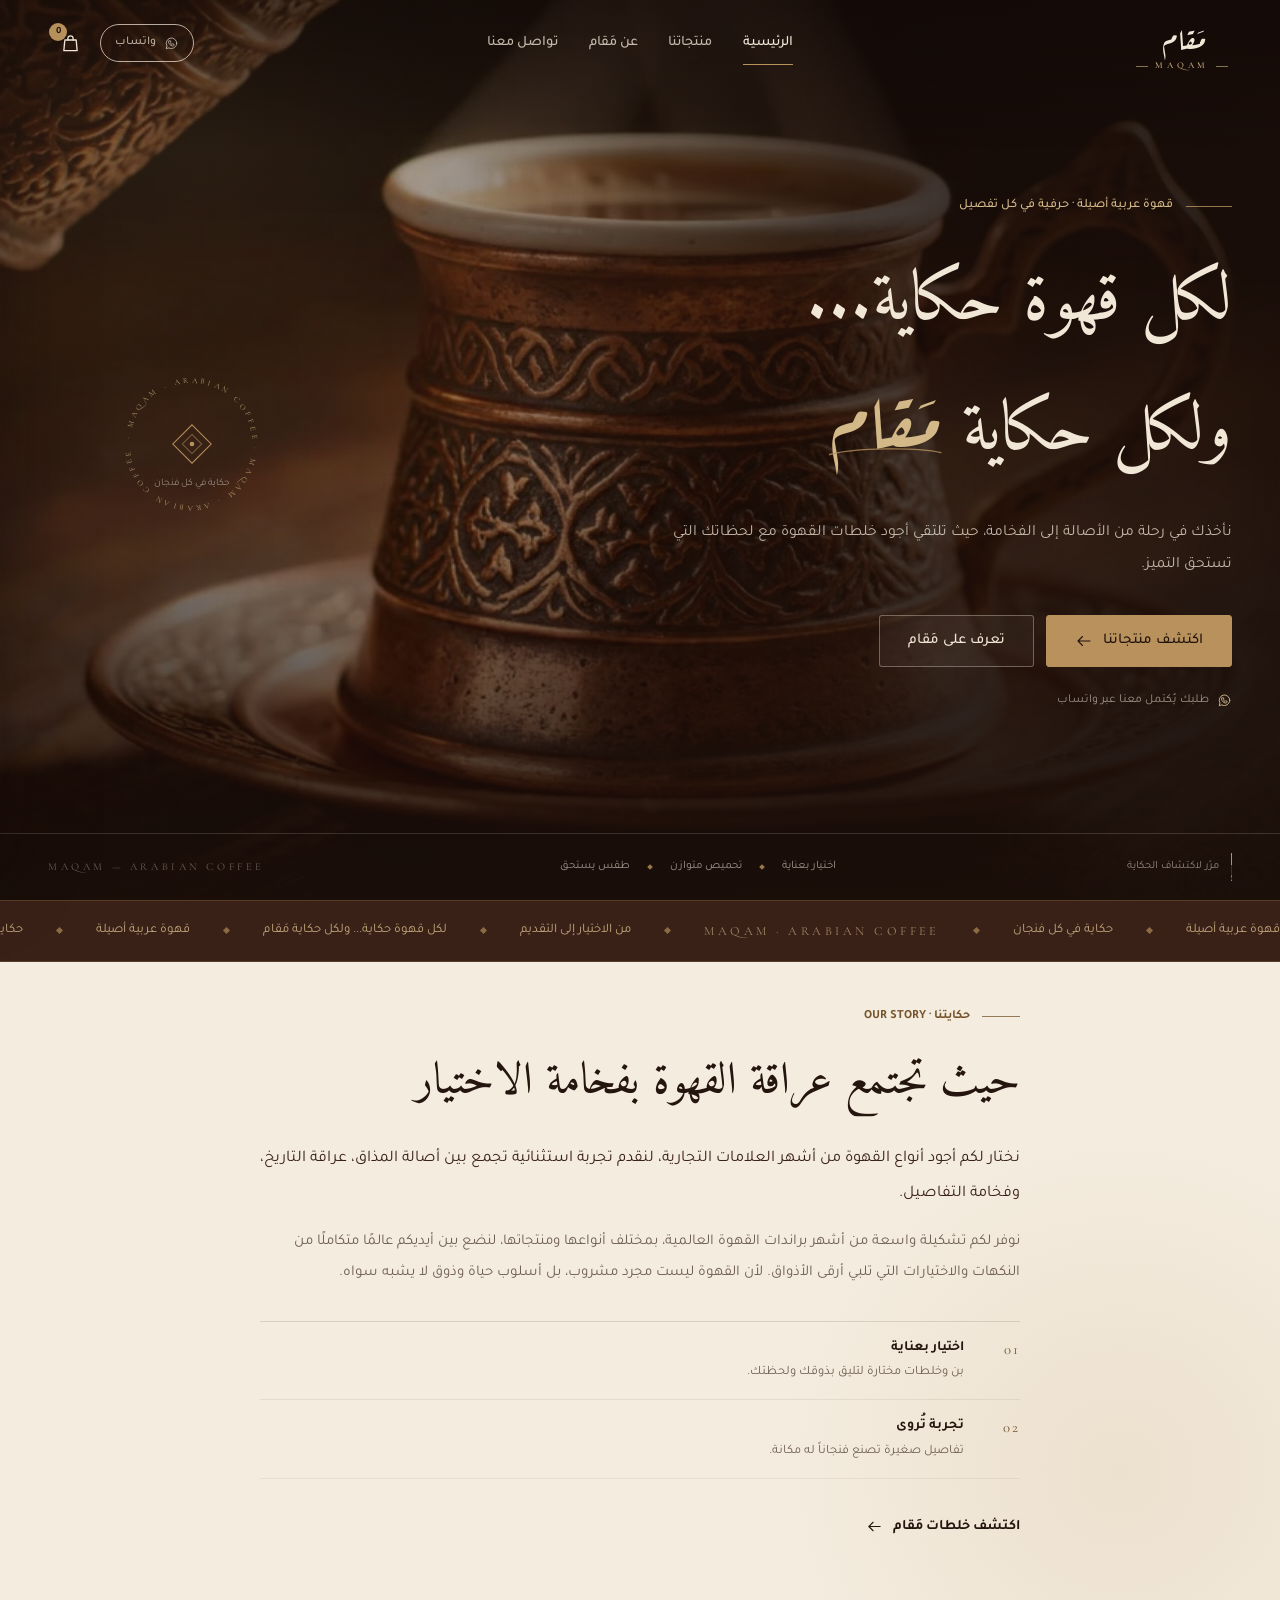
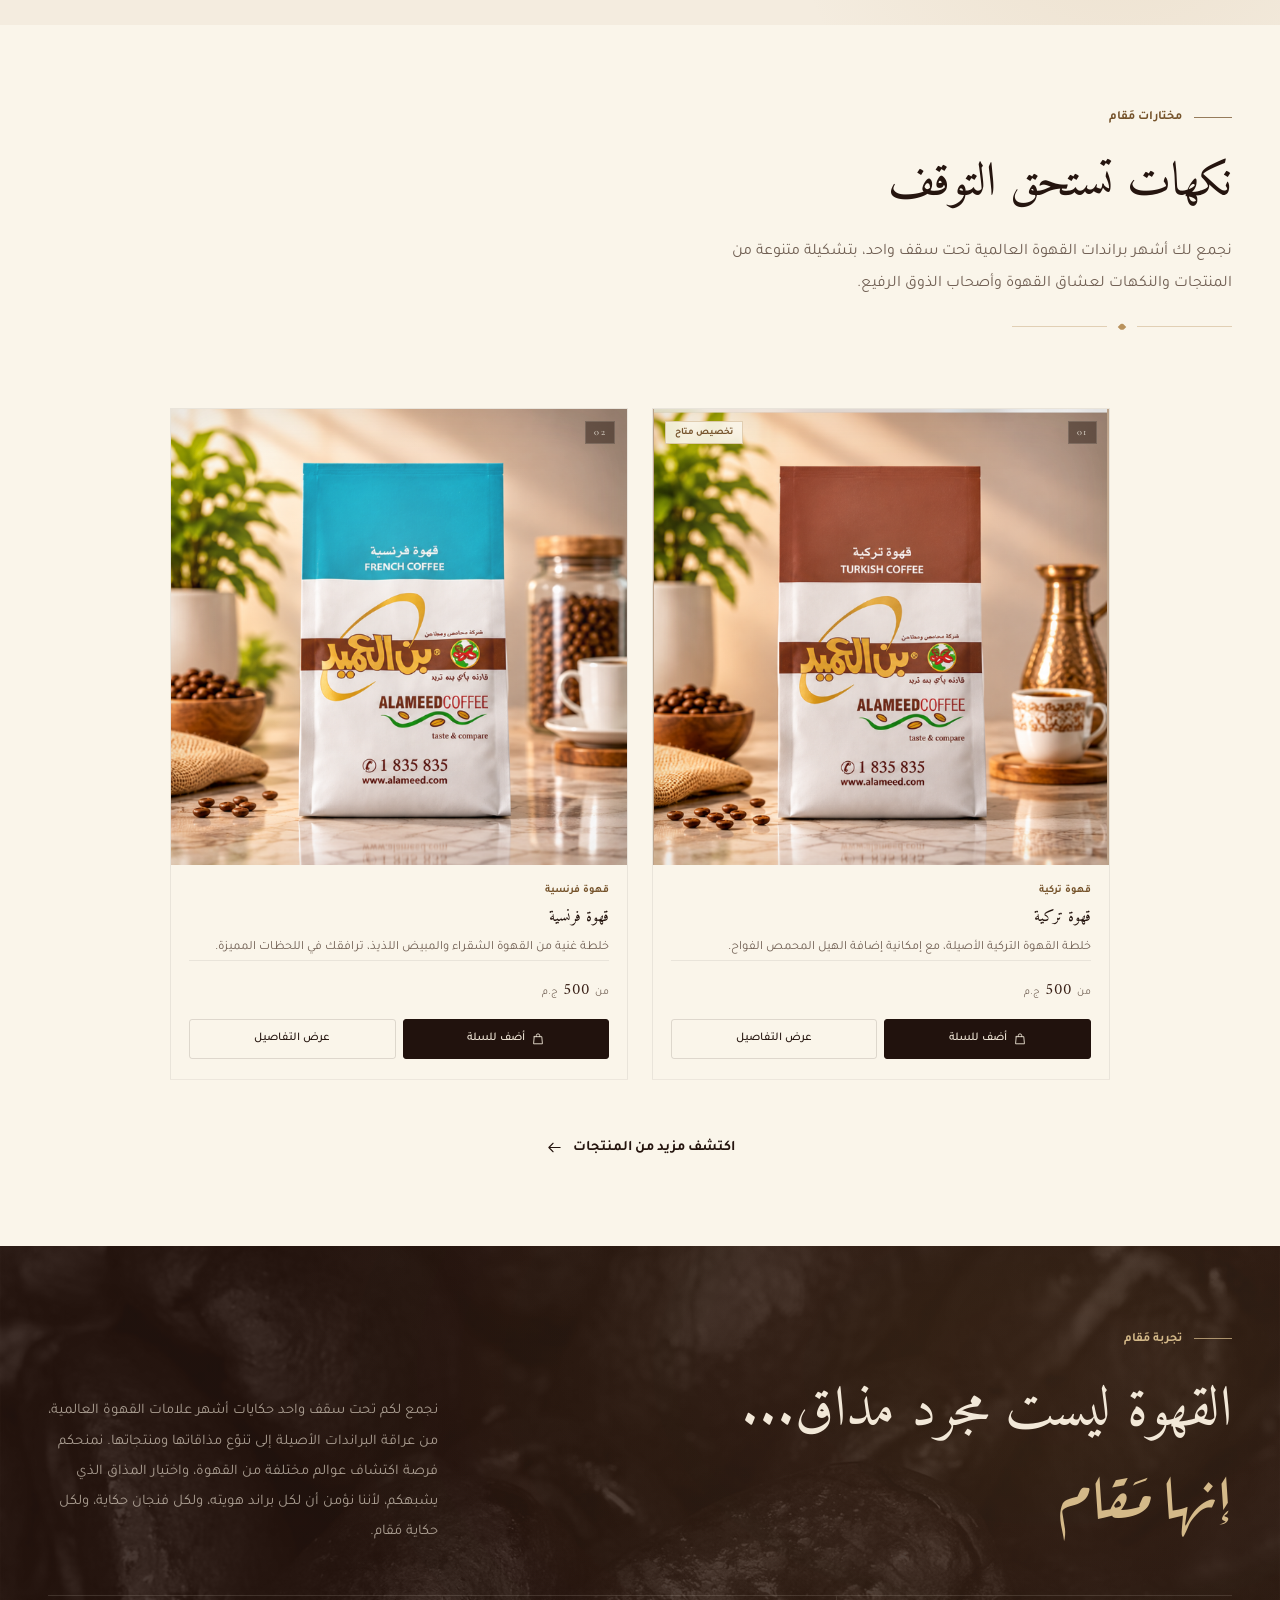
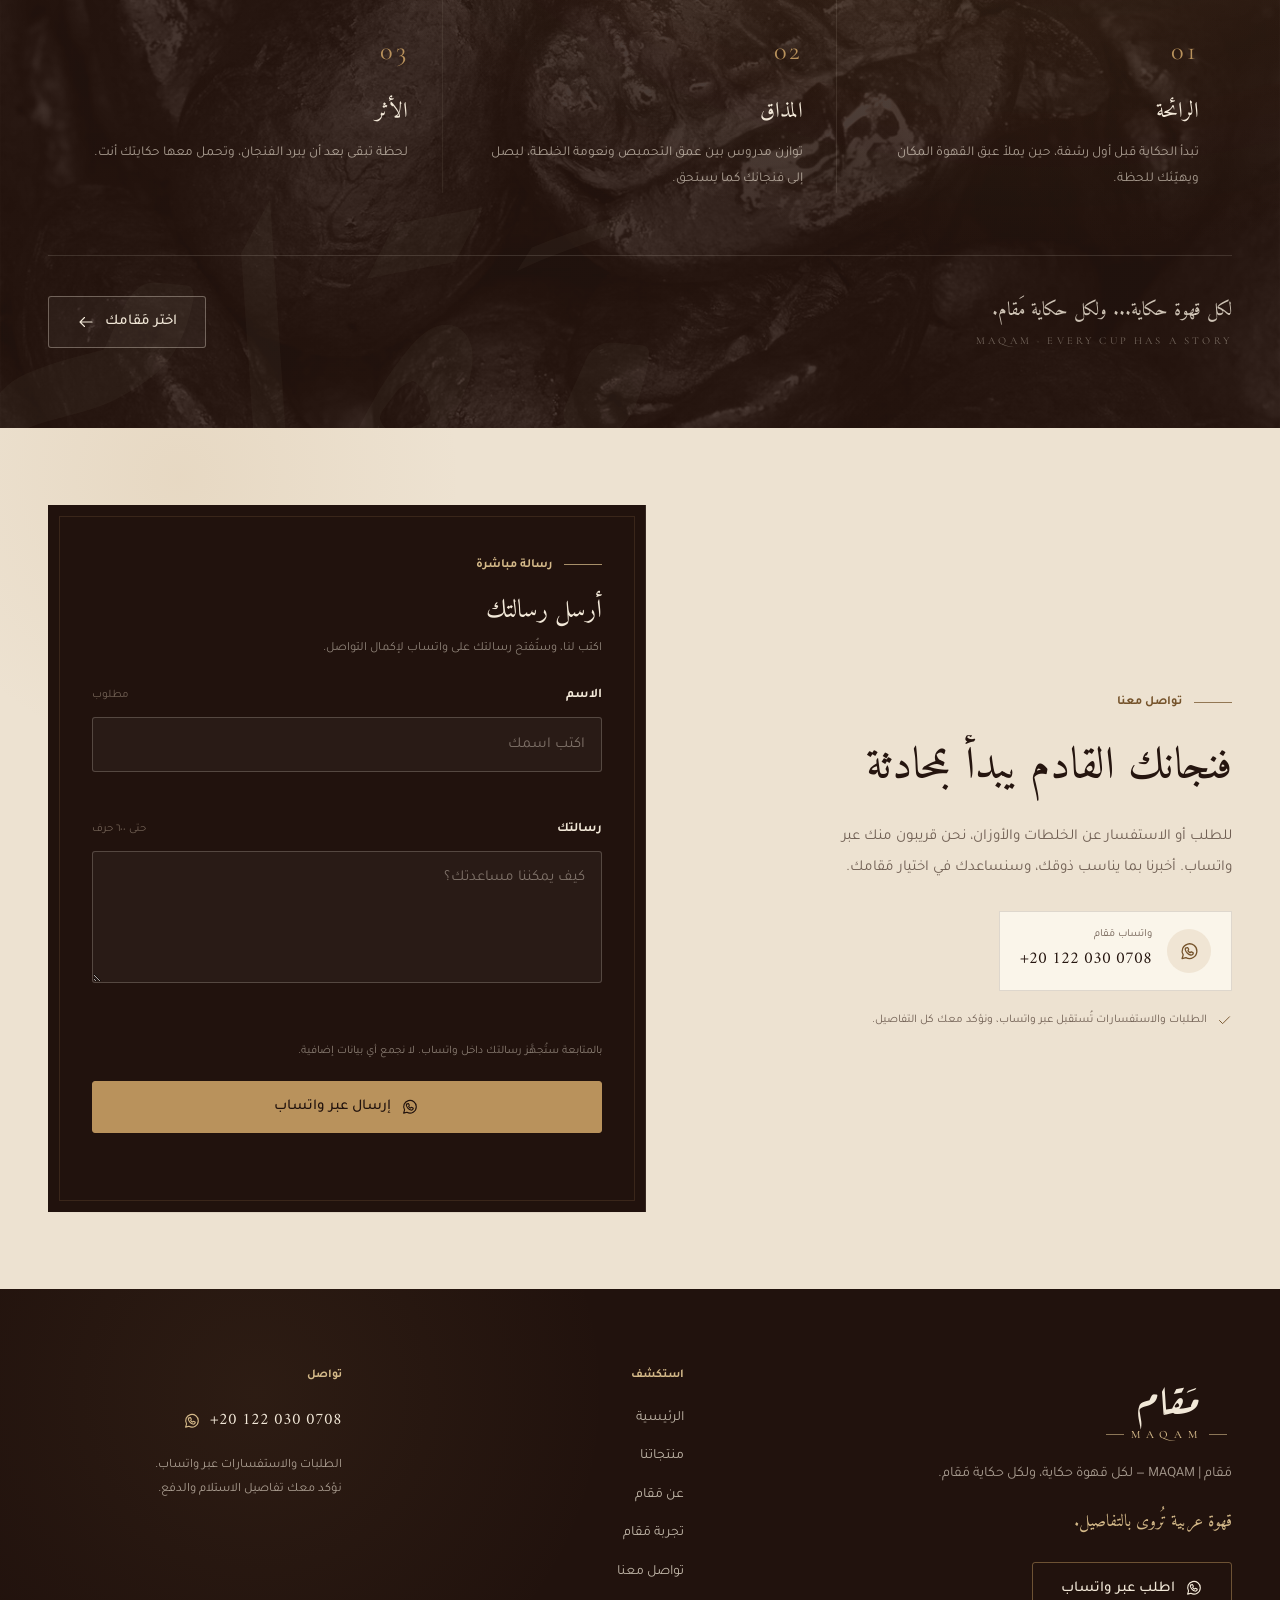
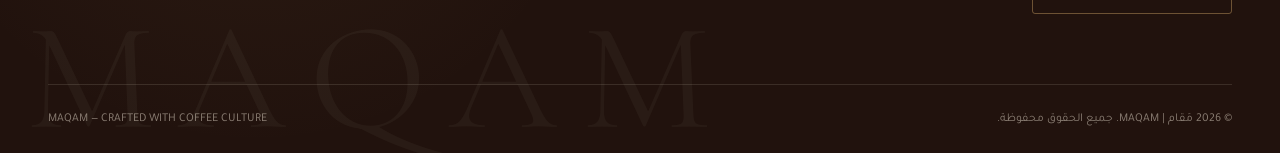
<file: index.html>
<!DOCTYPE html>
<html lang="ar" dir="rtl" class="js">
<head>
  <meta charset="UTF-8">
  <meta name="viewport" content="width=device-width, initial-scale=1">
  <meta name="theme-color" content="#21120d">
  <title>مَقام| MAQAM — قهوة عربية فاخرة</title>
  <meta name="description" content="مَقام | MAQAM — لكل قهوة حكاية، ولكل حكاية مَقام. خلطات قهوة عربية مختارة بعناية: تركية، فرنسية، عربية ملكية وخلطات خاصة. اطلب عبر واتساب.">
  <meta property="og:title" content="مَقام | MAQAM — قهوة عربية فاخرة">
  <meta property="og:description" content="نأخذك في رحلة من الأصالة إلى الفخامة، حيث تلتقي أجود خلطات القهوة مع لحظاتك التي تستحق التميز.">
  <meta property="og:type" content="website">
  <meta property="og:locale" content="ar_EG">
  <link rel="icon" href="assets/favicon.svg" type="image/svg+xml">
  <link rel="preconnect" href="https://fonts.googleapis.com">
  <link rel="preconnect" href="https://fonts.gstatic.com" crossorigin>
  <link href="https://fonts.googleapis.com/css2?family=Amiri:wght@400;700&family=Aref+Ruqaa:wght@400&family=Cormorant+Garamond:ital,wght@0,300;0,400;0,500;0,600;1,400&family=Tajawal:wght@300;400;500;700&display=swap" rel="stylesheet">
  <link rel="stylesheet" href="css/base.css">
  <link rel="stylesheet" href="css/site.css">
  <noscript>
    <style>
      .preloader,.page-veil{display:none!important}
      html.js [data-reveal]{opacity:1!important;transform:none!important;clip-path:none!important}
      .hero__kicker,.hero__text,.hero__actions,.hero__wa,.hero__aside{opacity:1!important;transform:none!important}
      .hero__line>span{transform:none!important}
    </style>
  </noscript>
</head>
<body class="home" data-page="home">

  <svg aria-hidden="true" focusable="false" style="position:absolute;width:0;height:0;overflow:hidden">
    <symbol id="i-bag" viewBox="0 0 24 24"><path d="M5.5 8h13l1.1 12.2H4.4L5.5 8Z"/><path d="M9 8V6.2A3 3 0 0 1 12 3.2a3 3 0 0 1 3 3V8"/></symbol>
    <symbol id="i-menu" viewBox="0 0 24 24"><path d="M4 8h16M4 16h11"/></symbol>
    <symbol id="i-close" viewBox="0 0 24 24"><path d="M6 6l12 12M18 6 6 18"/></symbol>
    <symbol id="i-arrow-left" viewBox="0 0 24 24"><path d="M20 12H4M10 18l-6-6 6-6"/></symbol>
    <symbol id="i-whatsapp" viewBox="0 0 24 24"><path d="M20.4 11.7a8.4 8.4 0 0 1-12.5 7.3L3.5 20.2l1.3-4.3a8.4 8.4 0 1 1 15.6-4.2Z"/><path d="M8.7 7.9c.2-.4.4-.4.7-.4h.4c.2 0 .4 0 .5.4l.7 1.6c.1.2.1.4-.1.6l-.5.6c-.2.2-.2.4-.1.6.5.8 1.2 1.5 2.1 2 .2.1.4.1.6-.1l.6-.7c.2-.2.4-.2.6-.1l1.7.8c.2.1.4.3.4.5 0 .5-.2 1.3-.8 1.8-.6.5-1.4.7-2.3.5-1.1-.2-2.6-1-3.8-2.2-1.2-1.2-2-2.7-2.2-3.8-.2-.9 0-1.6.5-2.1Z"/></symbol>
    <symbol id="i-check" viewBox="0 0 24 24"><path d="M20 6 9 17l-5-5"/></symbol>
    <symbol id="i-info" viewBox="0 0 24 24"><circle cx="12" cy="12" r="9"/><path d="M12 11v5M12 7.8h.01"/></symbol>
    <symbol id="i-plus" viewBox="0 0 24 24"><path d="M12 5v14M5 12h14"/></symbol>
    <symbol id="i-minus" viewBox="0 0 24 24"><path d="M5 12h14"/></symbol>
    <symbol id="i-trash" viewBox="0 0 24 24"><path d="M4 7h16M9 7V5a1 1 0 0 1 1-1h4a1 1 0 0 1 1 1v2M6.5 7l.9 13h9.2l.9-13M10 11v5M14 11v5"/></symbol>
    <symbol id="i-search" viewBox="0 0 24 24"><circle cx="11" cy="11" r="6.5"/><path d="m16 16 4.5 4.5"/></symbol>
    <symbol id="i-chevron" viewBox="0 0 24 24"><path d="m6 9 6 6 6-6"/></symbol>
    <symbol id="i-leaf" viewBox="0 0 24 24"><path d="M20 4C11.5 4 5 7.2 5 13.7A6.3 6.3 0 0 0 11.3 20C17.8 20 20 11.5 20 4Z"/><path d="M5.5 20.2c1.2-5.4 4.6-9 9.5-11.7"/></symbol>
    <symbol id="i-spark" viewBox="0 0 24 24"><path d="M12 3.5 14 9l5.5 2-5.5 2L12 18.5 10 13 4.5 11 10 9 12 3.5Z"/></symbol>
    <symbol id="i-truck" viewBox="0 0 24 24"><path d="M3 7h11v9H3zM14 10h4l3 3v3h-7"/><circle cx="7" cy="18" r="1.6"/><circle cx="17.5" cy="18" r="1.6"/></symbol>
  </svg>

  <a class="skip-link" href="#main">تجاوز إلى المحتوى</a>

  <div class="preloader" id="preloader" aria-hidden="true">
    <div class="preloader__inner">
      <span class="preloader__ar">مَقام</span>
      <span class="preloader__en">MAQAM</span>
      <span class="preloader__line"></span>
    </div>
  </div>

  <div class="page-veil" id="pageVeil" aria-hidden="true"></div>

  <header class="site-header" id="siteHeader">
    <div class="header__inner">
      <a class="brand" href="index.html" aria-label="مَقام — الصفحة الرئيسية">
        <span class="brand__ar">مَقام</span>
        <span class="brand__en"><i aria-hidden="true"></i>MAQAM<i aria-hidden="true"></i></span>
      </a>

      <nav class="nav" aria-label="التنقل الرئيسي">
        <a class="nav__link" href="index.html" aria-current="page">الرئيسية</a>
        <a class="nav__link" href="products.html">منتجاتنا</a>
        <a class="nav__link" href="#about">عن مَقام</a>
        <a class="nav__link" href="#contact">تواصل معنا</a>
      </nav>

      <div class="header__actions">
        <a class="header__wa" href="https://wa.me/201220300708" target="_blank" rel="noopener noreferrer">
          <svg class="icon" aria-hidden="true"><use href="#i-whatsapp"></use></svg>
          <span>واتساب</span>
        </a>
        <button class="header__cart" type="button" data-cart-open aria-label="فتح سلة التسوق">
          <svg class="icon" aria-hidden="true"><use href="#i-bag"></use></svg>
          <span class="cart-count" data-cart-count>0</span>
        </button>
        <button class="header__menu" type="button" data-menu-open aria-expanded="false" aria-controls="mobileMenu" aria-label="فتح القائمة">
          <span></span><span></span>
        </button>
      </div>
    </div>
  </header>

  <div class="mobile-menu" id="mobileMenu" role="dialog" aria-modal="true" aria-label="قائمة التنقل" aria-hidden="true">
    <div class="mobile-menu__head">
      <a class="brand" href="index.html" aria-label="مَقام — الصفحة الرئيسية">
        <span class="brand__ar">مَقام</span>
        <span class="brand__en"><i aria-hidden="true"></i>MAQAM<i aria-hidden="true"></i></span>
      </a>
      <button class="mobile-menu__close" type="button" data-menu-close aria-label="إغلاق القائمة">
        <svg class="icon" aria-hidden="true"><use href="#i-close"></use></svg>
      </button>
    </div>

    <nav class="mobile-menu__nav" aria-label="التنقل في الهاتف">
      <a class="mobile-menu__link" href="index.html" aria-current="page"><span class="mobile-menu__index">01</span> الرئيسية</a>
      <a class="mobile-menu__link" href="products.html"><span class="mobile-menu__index">02</span> منتجاتنا</a>
      <a class="mobile-menu__link" href="#about"><span class="mobile-menu__index">03</span> عن مَقام</a>
      <a class="mobile-menu__link" href="#contact"><span class="mobile-menu__index">04</span> تواصل معنا</a>
    </nav>

    <div class="mobile-menu__foot">
      <p class="mobile-menu__tagline">لكل قهوة حكاية... ولكل حكاية مَقام.</p>
      <a class="btn btn--wa" href="https://wa.me/201220300708" target="_blank" rel="noopener noreferrer">
        <svg class="icon" aria-hidden="true"><use href="#i-whatsapp"></use></svg>
        <span>تواصل عبر واتساب</span>
      </a>
      <a class="mobile-menu__phone" href="https://wa.me/201220300708" target="_blank" rel="noopener noreferrer">+20 122 030 0708</a>
    </div>
  </div>

  <main id="main">
    <section class="hero" aria-labelledby="heroTitle">
      <div class="hero__bg" data-parallax="0.1">
        <img src="assets/img/hero-video-poster.jpg" alt="حبوب قهوة تتساقط في فنجان" width="1280" height="720" fetchpriority="high" decoding="async">
        <video class="hero__video" autoplay muted loop playsinline preload="metadata" poster="assets/img/hero-video-poster.jpg" aria-hidden="true" tabindex="-1" disablepictureinpicture>
          <source src="assets/video/maqam-hero.mp4" type="video/mp4">
        </video>
      </div>
      <div class="hero__overlay" aria-hidden="true"></div>

      <div class="hero__inner">
        <div class="hero__content">
          <p class="hero__kicker">قهوة عربية أصيلة · حرفية في كل تفصيل</p>
          <h1 class="hero__title" id="heroTitle">
            <span class="hero__line"><span>لكل قهوة حكاية...</span></span>
            <span class="hero__line"><span>ولكل حكاية <em>مَقام<svg class="underline" viewBox="0 0 220 14" preserveAspectRatio="none" aria-hidden="true"><path d="M3 10C52 3 170 2 217 8"></path></svg></em></span></span>
          </h1>
          <p class="hero__text">
            نأخذك في رحلة من الأصالة إلى الفخامة، حيث تلتقي أجود خلطات القهوة مع لحظاتك التي تستحق التميز.
          </p>
          <div class="hero__actions">
            <a class="btn btn--gold" href="products.html">
              <span>اكتشف منتجاتنا</span>
              <svg class="icon" aria-hidden="true"><use href="#i-arrow-left"></use></svg>
            </a>
            <a class="btn btn--ghost" href="#about">
              <span>تعرف على مَقام</span>
            </a>
          </div>
          <a class="hero__wa" href="https://wa.me/201220300708" target="_blank" rel="noopener noreferrer">
            <svg class="icon" aria-hidden="true"><use href="#i-whatsapp"></use></svg>
            <span>طلبك يُكتمل معنا عبر واتساب</span>
          </a>
        </div>

        <div class="hero__aside" aria-hidden="true">
          <div class="seal">
            <svg class="seal__ring" viewBox="0 0 200 200">
              <defs>
                <path id="sealPath" d="M100,100 m-74,0 a74,74 0 1,1 148,0 a74,74 0 1,1 -148,0"></path>
              </defs>
              <text>
                <textPath href="#sealPath" startOffset="50%" text-anchor="middle" textLength="452" lengthAdjust="spacing">MAQAM · ARABIAN COFFEE · MAQAM · ARABIAN COFFEE ·</textPath>
              </text>
            </svg>
            <svg class="seal__mark" viewBox="0 0 48 48" aria-hidden="true">
              <path d="M24 4 44 24 24 44 4 24Z"></path>
              <path d="M24 14 34 24 24 34 14 24Z" opacity="0.55"></path>
              <circle cx="24" cy="24" r="2.4"></circle>
            </svg>
            <span class="seal__caption">حكاية في كل فنجان</span>
          </div>
        </div>
      </div>

      <div class="hero__foot container">
        <span class="hero__scroll"><i aria-hidden="true"></i> مرّر لاكتشاف الحكاية</span>
        <ul class="hero__values">
          <li>اختيار بعناية</li>
          <li>تحميص متوازن</li>
          <li>طقس يستحق</li>
        </ul>
        <span class="hero__edition">MAQAM — ARABIAN COFFEE</span>
      </div>
    </section>

    <div class="marquee" aria-hidden="true">
      <div class="marquee__track">
        <div class="marquee__group">
          <span class="marquee__item">قهوة عربية أصيلة</span><span class="marquee__diamond"></span>
          <span class="marquee__item">حكاية في كل فنجان</span><span class="marquee__diamond"></span>
          <span class="marquee__item marquee__item--en">MAQAM · ARABIAN COFFEE</span><span class="marquee__diamond"></span>
          <span class="marquee__item">من الاختيار إلى التقديم</span><span class="marquee__diamond"></span>
          <span class="marquee__item">لكل قهوة حكاية... ولكل حكاية مَقام</span><span class="marquee__diamond"></span>
        </div>
        <div class="marquee__group">
          <span class="marquee__item">قهوة عربية أصيلة</span><span class="marquee__diamond"></span>
          <span class="marquee__item">حكاية في كل فنجان</span><span class="marquee__diamond"></span>
          <span class="marquee__item marquee__item--en">MAQAM · ARABIAN COFFEE</span><span class="marquee__diamond"></span>
          <span class="marquee__item">من الاختيار إلى التقديم</span><span class="marquee__diamond"></span>
          <span class="marquee__item">لكل قهوة حكاية... ولكل حكاية مَقام</span><span class="marquee__diamond"></span>
        </div>
      </div>
    </div>

    <section class="section about" id="about" aria-labelledby="aboutTitle">
      <div class="container about__grid">
        <div class="about__content">
          <span class="kicker" data-reveal>حكايتنا · OUR STORY</span>
          <h2 class="about__title" id="aboutTitle" data-reveal>حيث تجتمع عراقة القهوة بفخامة الاختيار</h2>
          <p class="about__lead" data-reveal>
            نختار لكم أجود أنواع القهوة من أشهر العلامات التجارية، لنقدم تجربة استثنائية تجمع بين أصالة المذاق، عراقة التاريخ، وفخامة التفاصيل.
          </p>
          <p class="about__text" data-reveal>
            نوفر لكم تشكيلة واسعة من أشهر براندات القهوة العالمية، بمختلف أنواعها ومنتجاتها، لنضع بين أيديكم عالمًا متكاملًا من النكهات والاختيارات التي تلبي أرقى الأذواق. لأن القهوة ليست مجرد مشروب، بل أسلوب حياة وذوق لا يشبه سواه.
          </p>

          <ul class="values" data-stagger="80">
            <li class="values__item" data-reveal>
              <span class="values__num">01</span>
              <div>
                <h3 class="values__title">اختيار بعناية</h3>
                <p class="values__text">بن وخلطات مختارة لتليق بذوقك ولحظتك.</p>
              </div>
            </li>
            <li class="values__item" data-reveal>
              <span class="values__num">02</span>
              <div>
                <h3 class="values__title">تجربة تُروى</h3>
                <p class="values__text">تفاصيل صغيرة تصنع فنجاناً له مكانة.</p>
              </div>
            </li>
          </ul>

          <div class="about__cta" data-reveal>
            <a class="link-arrow" href="products.html">
              اكتشف خلطات مَقام
              <svg class="icon" aria-hidden="true"><use href="#i-arrow-left"></use></svg>
            </a>
          </div>
        </div>
      </div>
    </section>

    <section class="section featured" id="featured" aria-labelledby="featuredTitle">
      <div class="container">
        <div class="featured__head">
          <div class="section-head section-head--start">
            <span class="kicker" data-reveal>مختارات مَقام</span>
            <h2 class="section-title" id="featuredTitle" data-reveal>نكهات تستحق التوقف</h2>
            <p class="section-text" data-reveal>نجمع لك أشهر براندات القهوة العالمية تحت سقف واحد، بتشكيلة متنوعة من المنتجات والنكهات لعشاق القهوة وأصحاب الذوق الرفيع.</p>
            <span class="ornament" aria-hidden="true" data-reveal><i></i></span>
          </div>
        </div>

        <div class="product-grid product-grid--featured" data-stagger="90">
          <article class="product-card" data-reveal>
            <div class="pc-media" style="--frame:#CBB096">
              <span class="pc-index">01</span>
              <span class="pc-custom">تخصيص متاح</span>
              <img src="products/%D9%82%D9%87%D9%88%D8%A9%20%D8%AA%D8%B1%D9%83%D9%8A.png" alt="عبوة قهوة تركية من مَقام" width="631" height="636" loading="lazy" decoding="async">
            </div>
            <div class="pc-body">
              <span class="pc-cat">قهوة تركية</span>
              <h3 class="pc-title"><a href="product.html?id=turkish">قهوة تركية</a></h3>
              <p class="pc-desc">خلطة القهوة التركية الأصيلة، مع إمكانية إضافة الهيل المحمص الفواح.</p>
              <div class="pc-foot">
                <span class="pc-price"><span class="pc-price__from">من</span><strong>500</strong><span>ج.م</span></span>
              </div>
              <div class="pc-actions">
                <button class="btn btn--dark" type="button" data-add="turkish">
                  <svg class="icon" aria-hidden="true"><use href="#i-bag"></use></svg>
                  <span>أضف للسلة</span>
                </button>
                <a class="btn btn--outline" href="product.html?id=turkish">عرض التفاصيل</a>
              </div>
            </div>
          </article>

          <article class="product-card" data-reveal>
            <div class="pc-media" style="--frame:#C4AC90">
              <span class="pc-index">02</span>
              <img src="products/%D9%82%D9%87%D9%88%D8%A9%20%D9%81%D8%B1%D9%86%D8%B3%D9%8A%D8%A9.png" alt="عبوة قهوة فرنسية من مَقام" width="630" height="630" loading="lazy" decoding="async">
            </div>
            <div class="pc-body">
              <span class="pc-cat">قهوة فرنسية</span>
              <h3 class="pc-title"><a href="product.html?id=french">قهوة فرنسية</a></h3>
              <p class="pc-desc">خلطة غنية من القهوة الشقراء والمبيض اللذيذ، ترافقك في اللحظات المميزة.</p>
              <div class="pc-foot">
                <span class="pc-price"><span class="pc-price__from">من</span><strong>500</strong><span>ج.م</span></span>
              </div>
              <div class="pc-actions">
                <button class="btn btn--dark" type="button" data-add="french">
                  <svg class="icon" aria-hidden="true"><use href="#i-bag"></use></svg>
                  <span>أضف للسلة</span>
                </button>
                <a class="btn btn--outline" href="product.html?id=french">عرض التفاصيل</a>
              </div>
            </div>
          </article>

        </div>

        <div class="featured__more" data-reveal>
          <a class="link-arrow" href="products.html">
            اكتشف مزيد من المنتجات
            <svg class="icon" aria-hidden="true"><use href="#i-arrow-left"></use></svg>
          </a>
        </div>
      </div>
    </section>

    <section class="experience" id="experience" aria-labelledby="experienceTitle">
      <div class="experience__bg" aria-hidden="true"></div>
      <div class="container experience__inner">
        <div class="experience__head">
          <div>
            <span class="kicker kicker--gold" data-reveal>تجربة مَقام</span>
            <h2 class="experience__title" id="experienceTitle" data-reveal>
              القهوة ليست مجرد مذاق...<br>
              <em>إنها مَقام</em>
            </h2>
          </div>
          <p class="experience__text" data-reveal>
            نجمع لكم تحت سقف واحد حكايات أشهر علامات القهوة العالمية، من عراقة البراندات الأصيلة إلى تنوّع مذاقاتها ومنتجاتها. نمنحكم فرصة اكتشاف عوالم مختلفة من القهوة، واختيار المذاق الذي يشبهكم، لأننا نؤمن أن لكل براند هويته، ولكل فنجان حكاية، ولكل حكاية مَقام.
          </p>
        </div>

        <div class="ritual" data-stagger="110">
          <article class="ritual__step" data-reveal>
            <span class="ritual__num">01</span>
            <h3 class="ritual__title">الرائحة</h3>
            <p class="ritual__text">تبدأ الحكاية قبل أول رشفة، حين يملأ عبق القهوة المكان ويهيّئك للحظة.</p>
          </article>
          <article class="ritual__step" data-reveal>
            <span class="ritual__num">02</span>
            <h3 class="ritual__title">المذاق</h3>
            <p class="ritual__text">توازن مدروس بين عمق التحميص ونعومة الخلطة، ليصل إلى فنجانك كما يستحق.</p>
          </article>
          <article class="ritual__step" data-reveal>
            <span class="ritual__num">03</span>
            <h3 class="ritual__title">الأثر</h3>
            <p class="ritual__text">لحظة تبقى بعد أن يبرد الفنجان، وتحمل معها حكايتك أنت.</p>
          </article>
        </div>

        <div class="experience__cta" data-reveal>
          <p class="experience__quote">
            لكل قهوة حكاية... ولكل حكاية مَقام.
            <span>MAQAM · EVERY CUP HAS A STORY</span>
          </p>
          <a class="btn btn--ghost" href="products.html">
            <span>اختر مَقامك</span>
            <svg class="icon" aria-hidden="true"><use href="#i-arrow-left"></use></svg>
          </a>
        </div>
      </div>
    </section>

    <section class="contact" id="contact" aria-labelledby="contactTitle">
      <div class="container contact__grid">
        <div class="contact__intro">
          <span class="kicker" data-reveal>تواصل معنا</span>
          <h2 class="contact__title" id="contactTitle" data-reveal>فنجانك القادم يبدأ بمحادثة</h2>
          <p class="contact__text" data-reveal>
            للطلب أو الاستفسار عن الخلطات والأوزان، نحن قريبون منك عبر واتساب. أخبرنا بما يناسب ذوقك، وسنساعدك في اختيار مَقامك.
          </p>
          <a class="contact__wa" href="https://wa.me/201220300708" target="_blank" rel="noopener noreferrer" data-reveal>
            <span class="contact__wa-icon">
              <svg class="icon" aria-hidden="true"><use href="#i-whatsapp"></use></svg>
            </span>
            <span>
              <span class="contact__wa-label">واتساب مَقام</span>
              <span class="contact__wa-num">+20 122 030 0708</span>
            </span>
          </a>
          <p class="contact__meta" data-reveal>
            <svg class="icon" aria-hidden="true"><use href="#i-check"></use></svg>
            <span>الطلبات والاستفسارات تُستقبل عبر واتساب، ونؤكد معك كل التفاصيل.</span>
          </p>
        </div>

        <form class="contact__form" id="contactForm" novalidate data-reveal="left">
          <div class="contact__form-inner">
            <span class="kicker">رسالة مباشرة</span>
            <h3 class="contact__form-title">أرسل رسالتك</h3>
            <p class="contact__form-sub">اكتب لنا، وستُفتح رسالتك على واتساب لإكمال التواصل.</p>

            <label class="field" for="contactName">
              <span class="field__label">الاسم <span>مطلوب</span></span>
              <input class="field__input" id="contactName" name="name" type="text" autocomplete="name" maxlength="60" placeholder="اكتب اسمك" required aria-describedby="contactNameError">
              <span class="field__error" id="contactNameError" aria-live="polite"></span>
            </label>

            <label class="field" for="contactMessage">
              <span class="field__label">رسالتك <span>حتى ٦٠٠ حرف</span></span>
              <textarea class="field__input" id="contactMessage" name="message" maxlength="600" placeholder="كيف يمكننا مساعدتك؟" required aria-describedby="contactMessageError"></textarea>
              <span class="field__error" id="contactMessageError" aria-live="polite"></span>
            </label>

            <p class="form-note">بالمتابعة ستُجهَّز رسالتك داخل واتساب. لا نجمع أي بيانات إضافية.</p>
            <button class="btn btn--gold btn--block" type="submit">
              <svg class="icon" aria-hidden="true"><use href="#i-whatsapp"></use></svg>
              <span>إرسال عبر واتساب</span>
            </button>
            <p class="form-status" data-form-status role="status"></p>
          </div>
        </form>
      </div>
    </section>
  </main>

  <footer class="footer">
    <div class="container">
      <div class="footer__top">
        <div class="footer__brand">
          <a class="brand brand--lg" href="index.html" aria-label="مَقام — الصفحة الرئيسية">
            <span class="brand__ar">مَقام</span>
            <span class="brand__en"><i aria-hidden="true"></i>MAQAM<i aria-hidden="true"></i></span>
          </a>
          <p class="footer__desc">مَقام | MAQAM — لكل قهوة حكاية، ولكل حكاية مَقام.</p>
          <p class="footer__tagline">قهوة عربية تُروى بالتفاصيل.</p>
          <a class="btn btn--wa footer__wa" href="https://wa.me/201220300708" target="_blank" rel="noopener noreferrer">
            <svg class="icon" aria-hidden="true"><use href="#i-whatsapp"></use></svg>
            <span>اطلب عبر واتساب</span>
          </a>
        </div>

        <nav class="footer__nav" aria-label="روابط التذييل">
          <h3 class="footer__title">استكشف</h3>
          <div class="footer__links">
            <a href="index.html">الرئيسية</a>
            <a href="products.html">منتجاتنا</a>
            <a href="index.html#about">عن مَقام</a>
            <a href="index.html#experience">تجربة مَقام</a>
            <a href="index.html#contact">تواصل معنا</a>
          </div>
        </nav>

        <div class="footer__contact">
          <h3 class="footer__title">تواصل</h3>
          <a href="https://wa.me/201220300708" target="_blank" rel="noopener noreferrer">
            <svg class="icon" aria-hidden="true"><use href="#i-whatsapp"></use></svg>
            <span>+20 122 030 0708</span>
          </a>
          <p>الطلبات والاستفسارات عبر واتساب.<br>نؤكد معك تفاصيل الاستلام والدفع.</p>
        </div>
      </div>

      <div class="footer__bottom">
        <p>© <span data-year>2026</span> مَقام | MAQAM. جميع الحقوق محفوظة.</p>
        <p>MAQAM — CRAFTED WITH COFFEE CULTURE</p>
      </div>
      <span class="footer__word" aria-hidden="true">MAQAM</span>
    </div>
  </footer>

  <div class="drawer-overlay" id="drawerOverlay" aria-hidden="true"></div>

  <aside class="cart-drawer" id="cartDrawer" role="dialog" aria-modal="true" aria-labelledby="cartTitle" aria-hidden="true">
    <div class="cart-drawer__head">
      <div>
        <span class="eyebrow">مَقام · الطلب</span>
        <h2 class="cart-drawer__title" id="cartTitle">سلة التسوق <span class="cart-drawer__count" data-cart-count-text></span></h2>
      </div>
      <button class="cart-drawer__close" type="button" data-cart-close aria-label="إغلاق السلة">
        <svg class="icon" aria-hidden="true"><use href="#i-close"></use></svg>
      </button>
    </div>

    <div class="cart-drawer__body" data-cart-body></div>

    <div class="cart-drawer__foot" data-cart-foot hidden>
      <div class="cart-summary">
        <div class="cart-summary__row"><span>المجموع الفرعي</span><span data-cart-subtotal>0 ج.م</span></div>
        <div class="cart-summary__row cart-summary__total"><span>إجمالي الطلب</span><span data-cart-total>0 ج.م</span></div>
      </div>
      <p class="cart-note">تُؤكد تفاصيل التوصيل والدفع معك عبر واتساب قبل تنفيذ الطلب.</p>
      <button class="btn btn--dark btn--block" type="button" data-checkout>
        <svg class="icon" aria-hidden="true"><use href="#i-whatsapp"></use></svg>
        <span>إتمام عملية الشراء</span>
      </button>
      <button class="cart-drawer__continue" type="button" data-cart-close>متابعة التسوق</button>
      <p class="wa-fallback" data-wa-fallback hidden>
        <a href="https://wa.me/201220300708" target="_blank" rel="noopener noreferrer">لم يفتح واتساب؟</a>
        اضغط لإرسال الطلب.
      </p>
    </div>
  </aside>

  <div class="modal" id="quickModal" aria-hidden="true">
    <div class="modal__backdrop" data-modal-close></div>
    <div class="modal__panel" role="dialog" aria-modal="true" aria-label="تخصيص المنتج"></div>
  </div>

  <div class="toasts" id="toasts" aria-live="polite" aria-atomic="false"></div>

  <script src="js/data.js"></script>
  <script src="js/store.js"></script>
  <script src="js/app.js"></script>
</body>
</html>
</file>
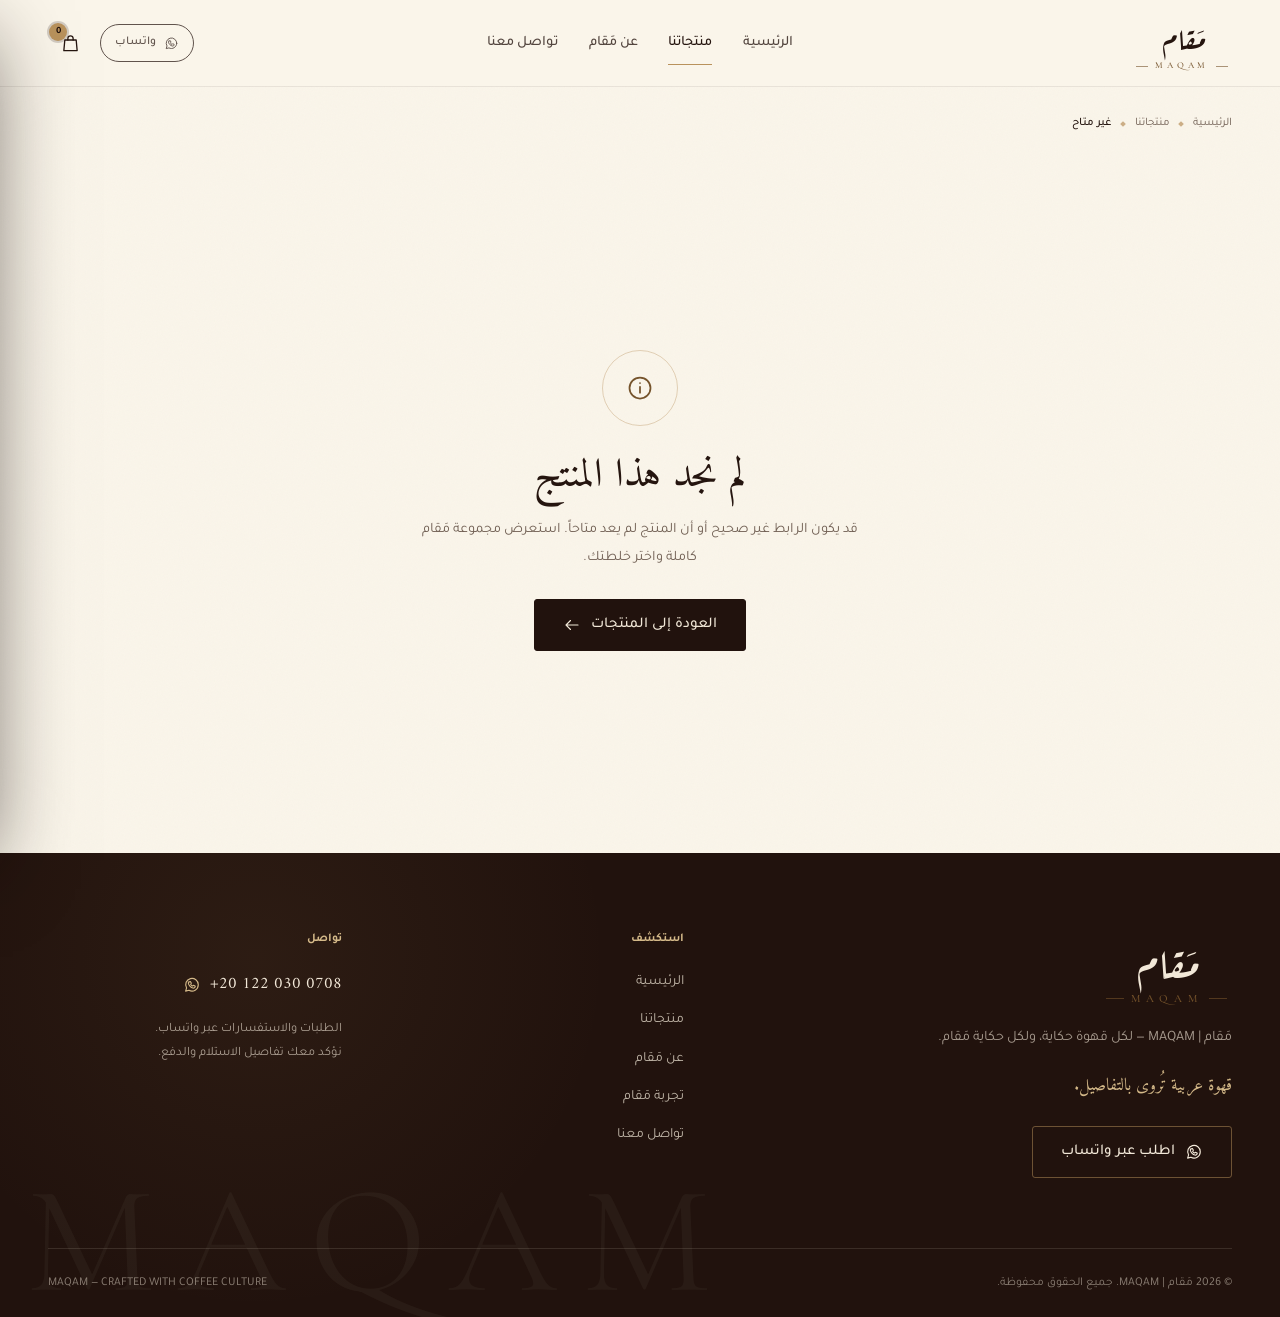
<file: product.html>
<!DOCTYPE html>
<html lang="ar" dir="rtl" class="js">
<head>
  <meta charset="UTF-8">
  <meta name="viewport" content="width=device-width, initial-scale=1">
  <meta name="theme-color" content="#21120d">
  <title>تفاصيل المنتج | مَقام MAQAM</title>
  <meta name="description" content="اختر الوزن والكمية وخصّص قهوتك، ثم أتمم طلبك عبر واتساب مع مَقام.">
  <meta property="og:title" content="تفاصيل المنتج | مَقام MAQAM">
  <meta property="og:type" content="website">
  <meta property="og:locale" content="ar_EG">
  <link rel="icon" href="assets/favicon.svg" type="image/svg+xml">
  <link rel="preconnect" href="https://fonts.googleapis.com">
  <link rel="preconnect" href="https://fonts.gstatic.com" crossorigin>
  <link href="https://fonts.googleapis.com/css2?family=Amiri:wght@400;700&family=Aref+Ruqaa:wght@400&family=Cormorant+Garamond:ital,wght@0,300;0,400;0,500;0,600;1,400&family=Tajawal:wght@300;400;500;700&display=swap" rel="stylesheet">
  <link rel="stylesheet" href="css/base.css">
  <link rel="stylesheet" href="css/site.css">
  <noscript>
    <style>
      .preloader,.page-veil{display:none!important}
      html.js [data-reveal]{opacity:1!important;transform:none!important;clip-path:none!important}
    </style>
  </noscript>
</head>
<body class="page-inner pdp-body" data-page="product">

  <svg aria-hidden="true" focusable="false" style="position:absolute;width:0;height:0;overflow:hidden">
    <symbol id="i-bag" viewBox="0 0 24 24"><path d="M5.5 8h13l1.1 12.2H4.4L5.5 8Z"/><path d="M9 8V6.2A3 3 0 0 1 12 3.2a3 3 0 0 1 3 3V8"/></symbol>
    <symbol id="i-menu" viewBox="0 0 24 24"><path d="M4 8h16M4 16h11"/></symbol>
    <symbol id="i-close" viewBox="0 0 24 24"><path d="M6 6l12 12M18 6 6 18"/></symbol>
    <symbol id="i-arrow-left" viewBox="0 0 24 24"><path d="M20 12H4M10 18l-6-6 6-6"/></symbol>
    <symbol id="i-whatsapp" viewBox="0 0 24 24"><path d="M20.4 11.7a8.4 8.4 0 0 1-12.5 7.3L3.5 20.2l1.3-4.3a8.4 8.4 0 1 1 15.6-4.2Z"/><path d="M8.7 7.9c.2-.4.4-.4.7-.4h.4c.2 0 .4 0 .5.4l.7 1.6c.1.2.1.4-.1.6l-.5.6c-.2.2-.2.4-.1.6.5.8 1.2 1.5 2.1 2 .2.1.4.1.6-.1l.6-.7c.2-.2.4-.2.6-.1l1.7.8c.2.1.4.3.4.5 0 .5-.2 1.3-.8 1.8-.6.5-1.4.7-2.3.5-1.1-.2-2.6-1-3.8-2.2-1.2-1.2-2-2.7-2.2-3.8-.2-.9 0-1.6.5-2.1Z"/></symbol>
    <symbol id="i-check" viewBox="0 0 24 24"><path d="M20 6 9 17l-5-5"/></symbol>
    <symbol id="i-info" viewBox="0 0 24 24"><circle cx="12" cy="12" r="9"/><path d="M12 11v5M12 7.8h.01"/></symbol>
    <symbol id="i-plus" viewBox="0 0 24 24"><path d="M12 5v14M5 12h14"/></symbol>
    <symbol id="i-minus" viewBox="0 0 24 24"><path d="M5 12h14"/></symbol>
    <symbol id="i-trash" viewBox="0 0 24 24"><path d="M4 7h16M9 7V5a1 1 0 0 1 1-1h4a1 1 0 0 1 1 1v2M6.5 7l.9 13h9.2l.9-13M10 11v5M14 11v5"/></symbol>
    <symbol id="i-search" viewBox="0 0 24 24"><circle cx="11" cy="11" r="6.5"/><path d="m16 16 4.5 4.5"/></symbol>
    <symbol id="i-chevron" viewBox="0 0 24 24"><path d="m6 9 6 6 6-6"/></symbol>
    <symbol id="i-leaf" viewBox="0 0 24 24"><path d="M20 4C11.5 4 5 7.2 5 13.7A6.3 6.3 0 0 0 11.3 20C17.8 20 20 11.5 20 4Z"/><path d="M5.5 20.2c1.2-5.4 4.6-9 9.5-11.7"/></symbol>
    <symbol id="i-spark" viewBox="0 0 24 24"><path d="M12 3.5 14 9l5.5 2-5.5 2L12 18.5 10 13 4.5 11 10 9 12 3.5Z"/></symbol>
    <symbol id="i-truck" viewBox="0 0 24 24"><path d="M3 7h11v9H3zM14 10h4l3 3v3h-7"/><circle cx="7" cy="18" r="1.6"/><circle cx="17.5" cy="18" r="1.6"/></symbol>
  </svg>

  <a class="skip-link" href="#main">تجاوز إلى المحتوى</a>

  <div class="preloader" id="preloader" aria-hidden="true">
    <div class="preloader__inner">
      <span class="preloader__ar">مَقام</span>
      <span class="preloader__en">MAQAM</span>
      <span class="preloader__line"></span>
    </div>
  </div>

  <div class="page-veil" id="pageVeil" aria-hidden="true"></div>

  <header class="site-header" id="siteHeader">
    <div class="header__inner">
      <a class="brand" href="index.html" aria-label="مَقام — الصفحة الرئيسية">
        <span class="brand__ar">مَقام</span>
        <span class="brand__en"><i aria-hidden="true"></i>MAQAM<i aria-hidden="true"></i></span>
      </a>

      <nav class="nav" aria-label="التنقل الرئيسي">
        <a class="nav__link" href="index.html">الرئيسية</a>
        <a class="nav__link" href="products.html" aria-current="page">منتجاتنا</a>
        <a class="nav__link" href="index.html#about">عن مَقام</a>
        <a class="nav__link" href="index.html#contact">تواصل معنا</a>
      </nav>

      <div class="header__actions">
        <a class="header__wa" href="https://wa.me/201220300708" target="_blank" rel="noopener noreferrer">
          <svg class="icon" aria-hidden="true"><use href="#i-whatsapp"></use></svg>
          <span>واتساب</span>
        </a>
        <button class="header__cart" type="button" data-cart-open aria-label="فتح سلة التسوق">
          <svg class="icon" aria-hidden="true"><use href="#i-bag"></use></svg>
          <span class="cart-count" data-cart-count>0</span>
        </button>
        <button class="header__menu" type="button" data-menu-open aria-expanded="false" aria-controls="mobileMenu" aria-label="فتح القائمة">
          <span></span><span></span>
        </button>
      </div>
    </div>
  </header>

  <div class="mobile-menu" id="mobileMenu" role="dialog" aria-modal="true" aria-label="قائمة التنقل" aria-hidden="true">
    <div class="mobile-menu__head">
      <a class="brand" href="index.html" aria-label="مَقام — الصفحة الرئيسية">
        <span class="brand__ar">مَقام</span>
        <span class="brand__en"><i aria-hidden="true"></i>MAQAM<i aria-hidden="true"></i></span>
      </a>
      <button class="mobile-menu__close" type="button" data-menu-close aria-label="إغلاق القائمة">
        <svg class="icon" aria-hidden="true"><use href="#i-close"></use></svg>
      </button>
    </div>

    <nav class="mobile-menu__nav" aria-label="التنقل في الهاتف">
      <a class="mobile-menu__link" href="index.html"><span class="mobile-menu__index">01</span> الرئيسية</a>
      <a class="mobile-menu__link" href="products.html" aria-current="page"><span class="mobile-menu__index">02</span> منتجاتنا</a>
      <a class="mobile-menu__link" href="index.html#about"><span class="mobile-menu__index">03</span> عن مَقام</a>
      <a class="mobile-menu__link" href="index.html#contact"><span class="mobile-menu__index">04</span> تواصل معنا</a>
    </nav>

    <div class="mobile-menu__foot">
      <p class="mobile-menu__tagline">لكل قهوة حكاية... ولكل حكاية مَقام.</p>
      <a class="btn btn--wa" href="https://wa.me/201220300708" target="_blank" rel="noopener noreferrer">
        <svg class="icon" aria-hidden="true"><use href="#i-whatsapp"></use></svg>
        <span>تواصل عبر واتساب</span>
      </a>
      <a class="mobile-menu__phone" href="https://wa.me/201220300708" target="_blank" rel="noopener noreferrer">+20 122 030 0708</a>
    </div>
  </div>

  <main id="main">
    <div class="pdp-page">
      <div class="container pdp-wrap">
        <nav class="breadcrumbs" aria-label="مسار التصفح">
          <a href="index.html">الرئيسية</a>
          <span class="sep" aria-hidden="true"></span>
          <a href="products.html">منتجاتنا</a>
          <span class="sep" aria-hidden="true"></span>
          <span aria-current="page" data-breadcrumb>تفاصيل المنتج</span>
        </nav>

        <div id="pdpRoot"></div>

        <div class="notfound" id="productNotFound" hidden>
          <span class="notfound__mark">
            <svg class="icon" aria-hidden="true"><use href="#i-info"></use></svg>
          </span>
          <h1>لم نجد هذا المنتج</h1>
          <p>قد يكون الرابط غير صحيح أو أن المنتج لم يعد متاحاً. استعرض مجموعة مَقام كاملة واختر خلطتك.</p>
          <a class="btn btn--dark" href="products.html">
            <span>العودة إلى المنتجات</span>
            <svg class="icon" aria-hidden="true"><use href="#i-arrow-left"></use></svg>
          </a>
        </div>

        <noscript>
          <p class="catalog__footer-note">لعرض تفاصيل المنتج والتخصيص، يرجى تفعيل JavaScript، أو تواصل معنا عبر واتساب.</p>
        </noscript>
      </div>
    </div>

    <section class="related" id="relatedSection" aria-labelledby="relatedTitle" hidden>
      <div class="container">
        <div class="related__head">
          <div>
            <span class="kicker">قد يعجبك أيضاً</span>
            <h2 class="related__title" id="relatedTitle">من عالم مَقام</h2>
          </div>
          <a class="link-arrow" href="products.html">
            جميع المنتجات
            <svg class="icon" aria-hidden="true"><use href="#i-arrow-left"></use></svg>
          </a>
        </div>
        <div class="product-grid" id="relatedGrid" data-stagger="90"></div>
      </div>
    </section>
  </main>

  <footer class="footer">
    <div class="container">
      <div class="footer__top">
        <div class="footer__brand">
          <a class="brand brand--lg" href="index.html" aria-label="مَقام — الصفحة الرئيسية">
            <span class="brand__ar">مَقام</span>
            <span class="brand__en"><i aria-hidden="true"></i>MAQAM<i aria-hidden="true"></i></span>
          </a>
          <p class="footer__desc">مَقام | MAQAM — لكل قهوة حكاية، ولكل حكاية مَقام.</p>
          <p class="footer__tagline">قهوة عربية تُروى بالتفاصيل.</p>
          <a class="btn btn--wa footer__wa" href="https://wa.me/201220300708" target="_blank" rel="noopener noreferrer">
            <svg class="icon" aria-hidden="true"><use href="#i-whatsapp"></use></svg>
            <span>اطلب عبر واتساب</span>
          </a>
        </div>

        <nav class="footer__nav" aria-label="روابط التذييل">
          <h3 class="footer__title">استكشف</h3>
          <div class="footer__links">
            <a href="index.html">الرئيسية</a>
            <a href="products.html">منتجاتنا</a>
            <a href="index.html#about">عن مَقام</a>
            <a href="index.html#experience">تجربة مَقام</a>
            <a href="index.html#contact">تواصل معنا</a>
          </div>
        </nav>

        <div class="footer__contact">
          <h3 class="footer__title">تواصل</h3>
          <a href="https://wa.me/201220300708" target="_blank" rel="noopener noreferrer">
            <svg class="icon" aria-hidden="true"><use href="#i-whatsapp"></use></svg>
            <span>+20 122 030 0708</span>
          </a>
          <p>الطلبات والاستفسارات عبر واتساب.<br>نؤكد معك تفاصيل الاستلام والدفع.</p>
        </div>
      </div>

      <div class="footer__bottom">
        <p>© <span data-year>2026</span> مَقام | MAQAM. جميع الحقوق محفوظة.</p>
        <p>MAQAM — CRAFTED WITH COFFEE CULTURE</p>
      </div>
      <span class="footer__word" aria-hidden="true">MAQAM</span>
    </div>
  </footer>

  <div class="sticky-buy" id="stickyBuy" hidden>
    <div class="sticky-buy__info">
      <span class="sticky-buy__name" data-sticky-name></span>
      <span class="sticky-buy__price" data-sticky-price></span>
    </div>
    <button class="btn btn--dark" type="button" data-sticky-add>
      <svg class="icon" aria-hidden="true"><use href="#i-bag"></use></svg>
      <span>أضف للسلة</span>
    </button>
  </div>

  <div class="drawer-overlay" id="drawerOverlay" aria-hidden="true"></div>

  <aside class="cart-drawer" id="cartDrawer" role="dialog" aria-modal="true" aria-labelledby="cartTitle" aria-hidden="true">
    <div class="cart-drawer__head">
      <div>
        <span class="eyebrow">مَقام · الطلب</span>
        <h2 class="cart-drawer__title" id="cartTitle">سلة التسوق <span class="cart-drawer__count" data-cart-count-text></span></h2>
      </div>
      <button class="cart-drawer__close" type="button" data-cart-close aria-label="إغلاق السلة">
        <svg class="icon" aria-hidden="true"><use href="#i-close"></use></svg>
      </button>
    </div>

    <div class="cart-drawer__body" data-cart-body></div>

    <div class="cart-drawer__foot" data-cart-foot hidden>
      <div class="cart-summary">
        <div class="cart-summary__row"><span>المجموع الفرعي</span><span data-cart-subtotal>0 ج.م</span></div>
        <div class="cart-summary__row cart-summary__total"><span>إجمالي الطلب</span><span data-cart-total>0 ج.م</span></div>
      </div>
      <p class="cart-note">تُؤكد تفاصيل التوصيل والدفع معك عبر واتساب قبل تنفيذ الطلب.</p>
      <button class="btn btn--dark btn--block" type="button" data-checkout>
        <svg class="icon" aria-hidden="true"><use href="#i-whatsapp"></use></svg>
        <span>إتمام عملية الشراء</span>
      </button>
      <button class="cart-drawer__continue" type="button" data-cart-close>متابعة التسوق</button>
      <p class="wa-fallback" data-wa-fallback hidden>
        <a href="https://wa.me/201220300708" target="_blank" rel="noopener noreferrer">لم يفتح واتساب؟</a>
        اضغط لإرسال الطلب.
      </p>
    </div>
  </aside>

  <div class="modal" id="quickModal" aria-hidden="true">
    <div class="modal__backdrop" data-modal-close></div>
    <div class="modal__panel" role="dialog" aria-modal="true" aria-label="تخصيص المنتج"></div>
  </div>

  <div class="toasts" id="toasts" aria-live="polite" aria-atomic="false"></div>

  <script src="js/data.js"></script>
  <script src="js/store.js"></script>
  <script src="js/products.js"></script>
  <script src="js/app.js"></script>
  <script src="js/product.js"></script>
</body>
</html>
</file>
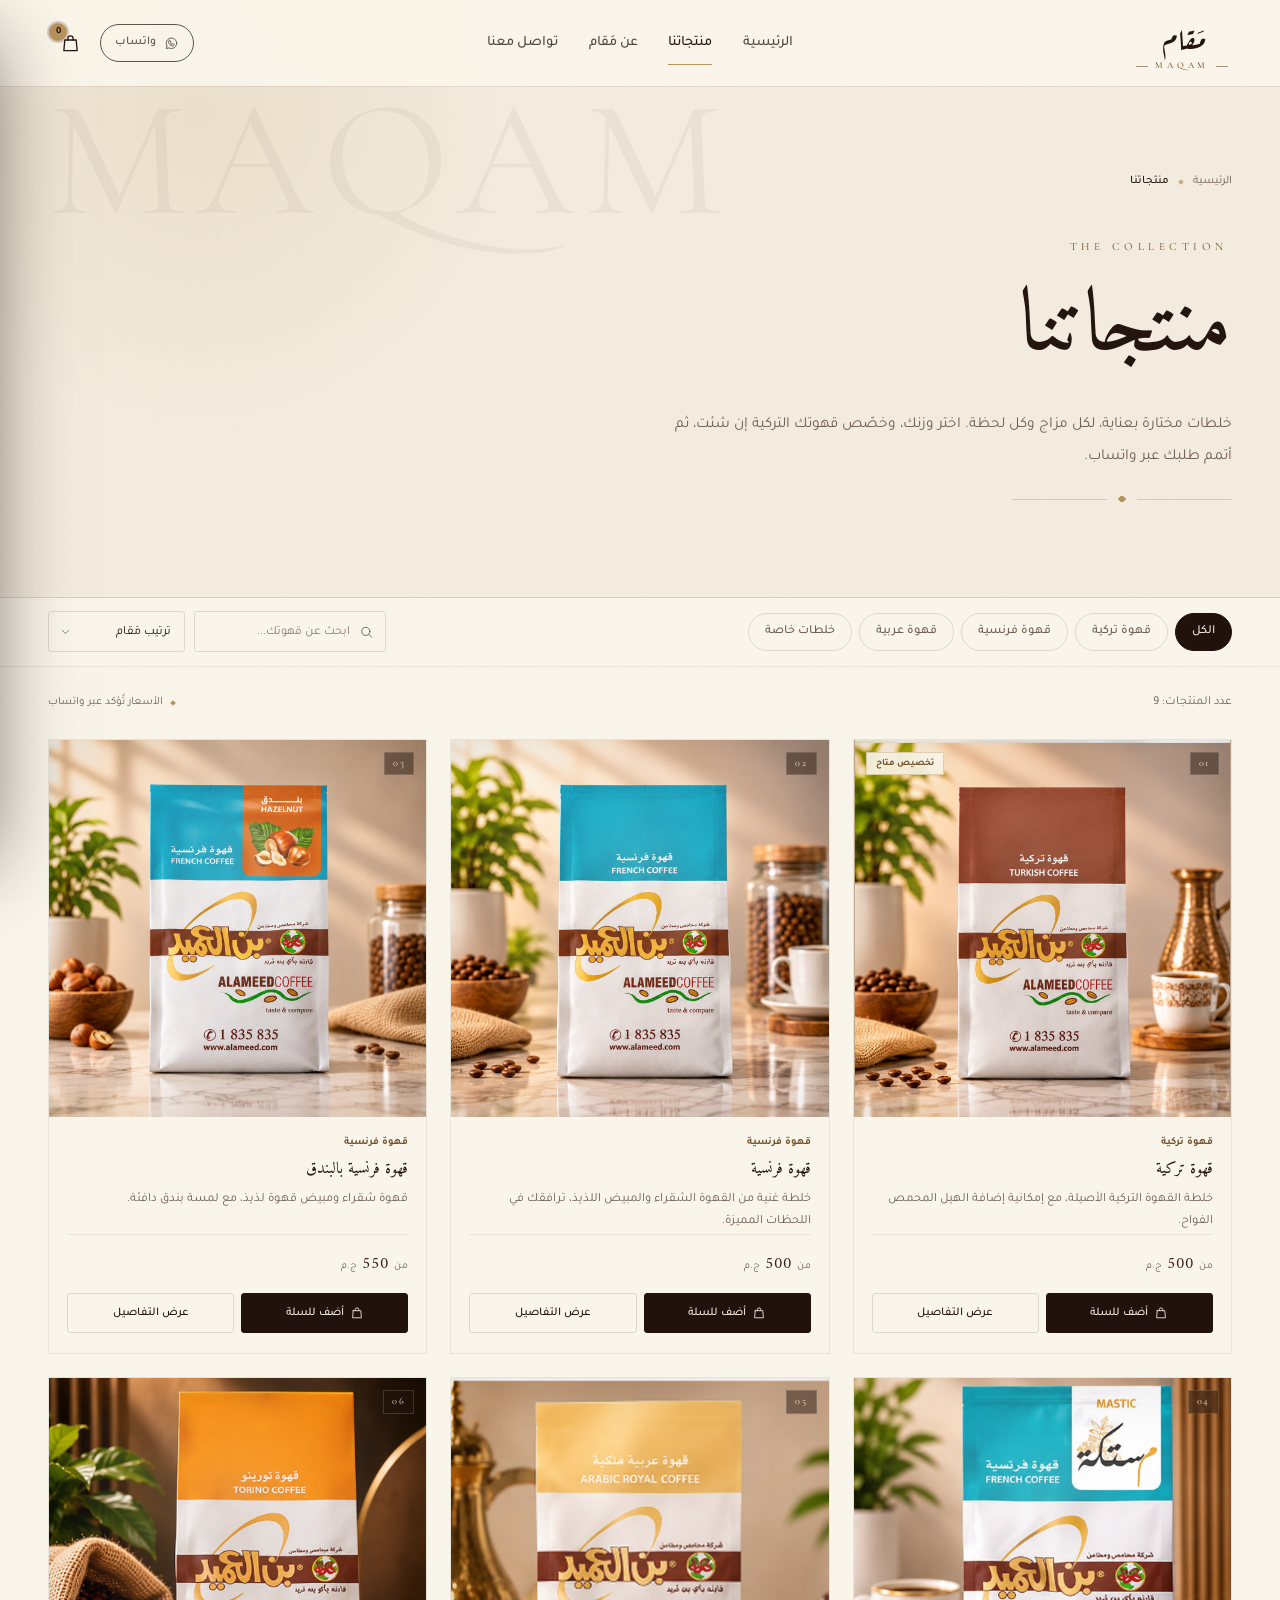
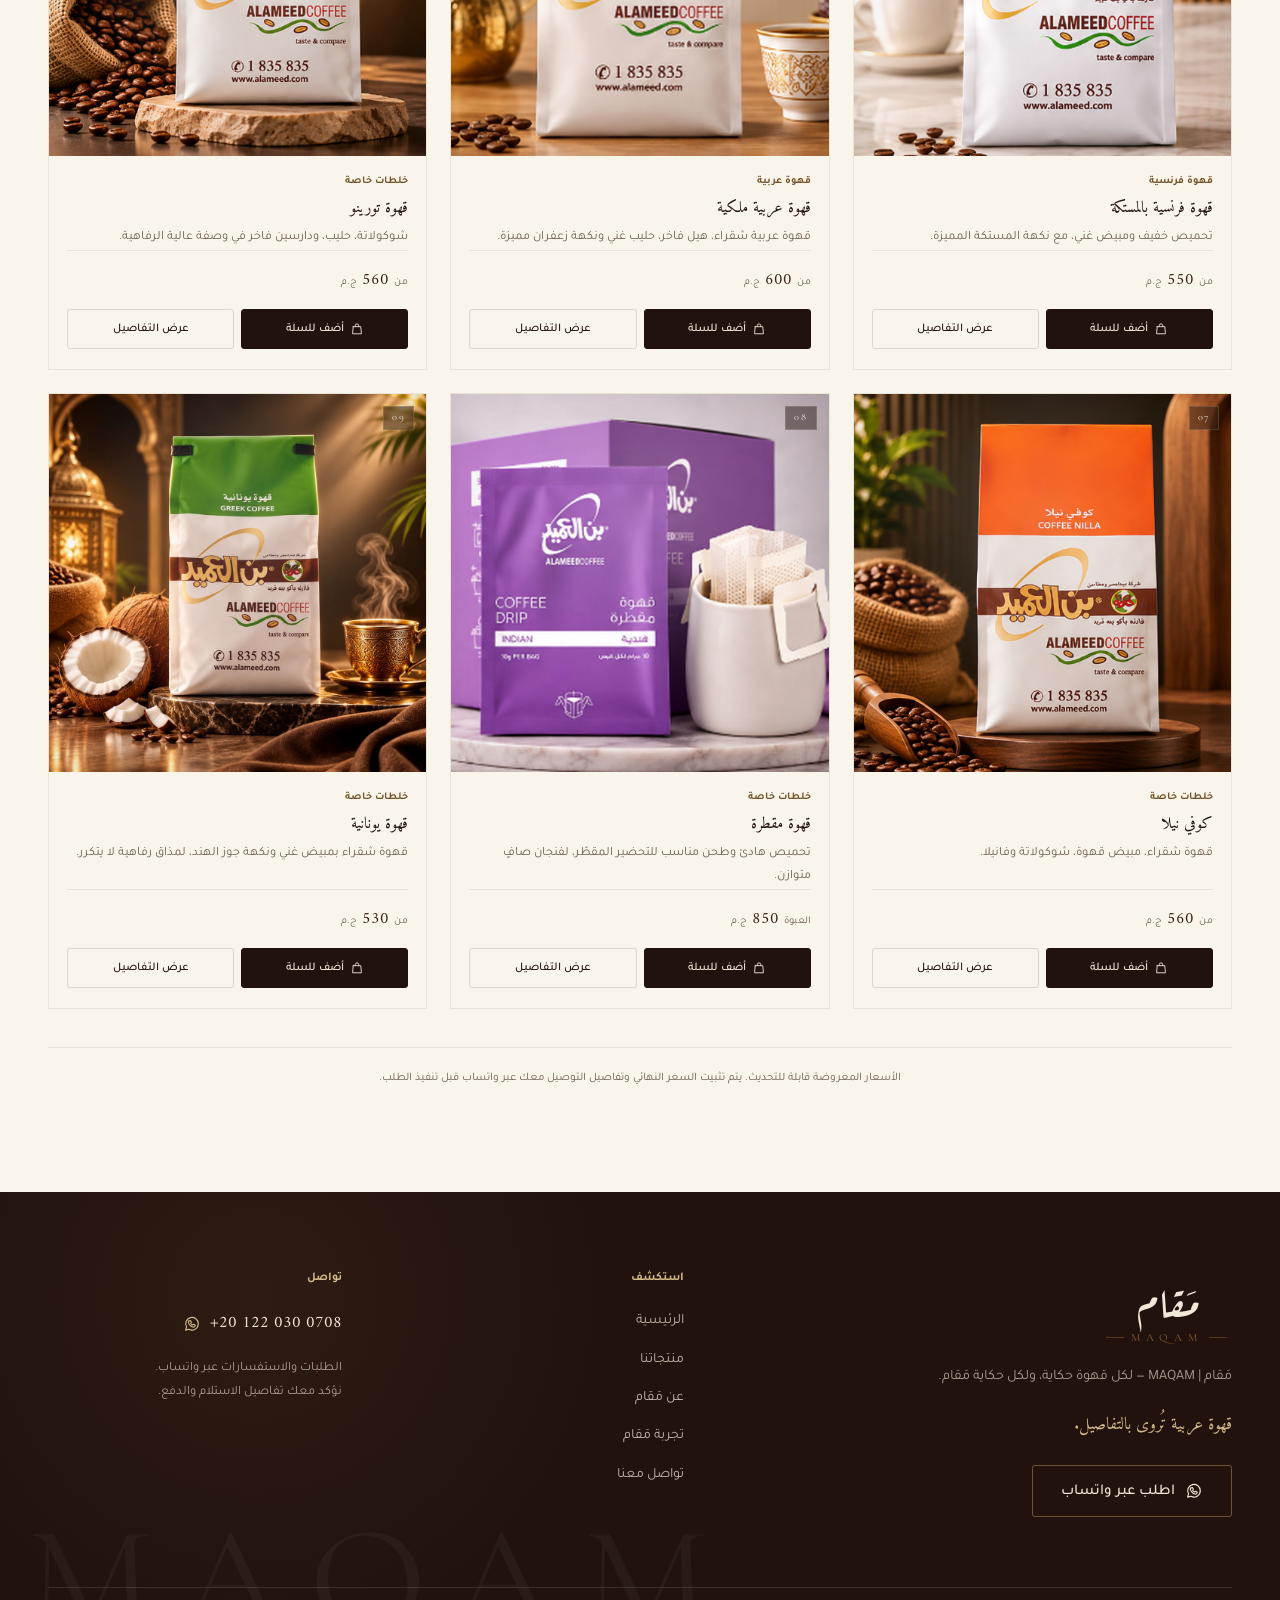
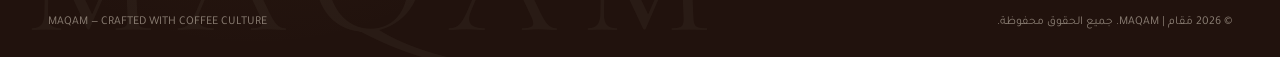
<file: products.html>
<!DOCTYPE html>
<html lang="ar" dir="rtl" class="js">
<head>
  <meta charset="UTF-8">
  <meta name="viewport" content="width=device-width, initial-scale=1">
  <meta name="theme-color" content="#21120d">
  <title>منتجاتنا | مَقام MAQAM — خلطات قهوة عربية</title>
  <meta name="description" content="تسوّق خلطات مَقام: قهوة تركية، فرنسية، بالبندق، بالمستكة، عربية ملكية، تورينو، كوفي نيلا وقهوة مقطرة. اختر وزنك وأتمم طلبك عبر واتساب.">
  <meta property="og:title" content="منتجاتنا | مَقام MAQAM">
  <meta property="og:description" content="خلطات مختارة بعناية، لكل مزاج وكل لحظة. اختر وزنك وأتمم طلبك عبر واتساب.">
  <meta property="og:type" content="website">
  <meta property="og:locale" content="ar_EG">
  <link rel="icon" href="assets/favicon.svg" type="image/svg+xml">
  <link rel="preconnect" href="https://fonts.googleapis.com">
  <link rel="preconnect" href="https://fonts.gstatic.com" crossorigin>
  <link href="https://fonts.googleapis.com/css2?family=Amiri:wght@400;700&family=Aref+Ruqaa:wght@400&family=Cormorant+Garamond:ital,wght@0,300;0,400;0,500;0,600;1,400&family=Tajawal:wght@300;400;500;700&display=swap" rel="stylesheet">
  <link rel="stylesheet" href="css/base.css">
  <link rel="stylesheet" href="css/site.css">
  <noscript>
    <style>
      .preloader,.page-veil{display:none!important}
      html.js [data-reveal]{opacity:1!important;transform:none!important;clip-path:none!important}
    </style>
  </noscript>
</head>
<body class="page-inner" data-page="products">

  <svg aria-hidden="true" focusable="false" style="position:absolute;width:0;height:0;overflow:hidden">
    <symbol id="i-bag" viewBox="0 0 24 24"><path d="M5.5 8h13l1.1 12.2H4.4L5.5 8Z"/><path d="M9 8V6.2A3 3 0 0 1 12 3.2a3 3 0 0 1 3 3V8"/></symbol>
    <symbol id="i-menu" viewBox="0 0 24 24"><path d="M4 8h16M4 16h11"/></symbol>
    <symbol id="i-close" viewBox="0 0 24 24"><path d="M6 6l12 12M18 6 6 18"/></symbol>
    <symbol id="i-arrow-left" viewBox="0 0 24 24"><path d="M20 12H4M10 18l-6-6 6-6"/></symbol>
    <symbol id="i-whatsapp" viewBox="0 0 24 24"><path d="M20.4 11.7a8.4 8.4 0 0 1-12.5 7.3L3.5 20.2l1.3-4.3a8.4 8.4 0 1 1 15.6-4.2Z"/><path d="M8.7 7.9c.2-.4.4-.4.7-.4h.4c.2 0 .4 0 .5.4l.7 1.6c.1.2.1.4-.1.6l-.5.6c-.2.2-.2.4-.1.6.5.8 1.2 1.5 2.1 2 .2.1.4.1.6-.1l.6-.7c.2-.2.4-.2.6-.1l1.7.8c.2.1.4.3.4.5 0 .5-.2 1.3-.8 1.8-.6.5-1.4.7-2.3.5-1.1-.2-2.6-1-3.8-2.2-1.2-1.2-2-2.7-2.2-3.8-.2-.9 0-1.6.5-2.1Z"/></symbol>
    <symbol id="i-check" viewBox="0 0 24 24"><path d="M20 6 9 17l-5-5"/></symbol>
    <symbol id="i-info" viewBox="0 0 24 24"><circle cx="12" cy="12" r="9"/><path d="M12 11v5M12 7.8h.01"/></symbol>
    <symbol id="i-plus" viewBox="0 0 24 24"><path d="M12 5v14M5 12h14"/></symbol>
    <symbol id="i-minus" viewBox="0 0 24 24"><path d="M5 12h14"/></symbol>
    <symbol id="i-trash" viewBox="0 0 24 24"><path d="M4 7h16M9 7V5a1 1 0 0 1 1-1h4a1 1 0 0 1 1 1v2M6.5 7l.9 13h9.2l.9-13M10 11v5M14 11v5"/></symbol>
    <symbol id="i-search" viewBox="0 0 24 24"><circle cx="11" cy="11" r="6.5"/><path d="m16 16 4.5 4.5"/></symbol>
    <symbol id="i-chevron" viewBox="0 0 24 24"><path d="m6 9 6 6 6-6"/></symbol>
    <symbol id="i-leaf" viewBox="0 0 24 24"><path d="M20 4C11.5 4 5 7.2 5 13.7A6.3 6.3 0 0 0 11.3 20C17.8 20 20 11.5 20 4Z"/><path d="M5.5 20.2c1.2-5.4 4.6-9 9.5-11.7"/></symbol>
    <symbol id="i-spark" viewBox="0 0 24 24"><path d="M12 3.5 14 9l5.5 2-5.5 2L12 18.5 10 13 4.5 11 10 9 12 3.5Z"/></symbol>
    <symbol id="i-truck" viewBox="0 0 24 24"><path d="M3 7h11v9H3zM14 10h4l3 3v3h-7"/><circle cx="7" cy="18" r="1.6"/><circle cx="17.5" cy="18" r="1.6"/></symbol>
  </svg>

  <a class="skip-link" href="#main">تجاوز إلى المحتوى</a>

  <div class="preloader" id="preloader" aria-hidden="true">
    <div class="preloader__inner">
      <span class="preloader__ar">مَقام</span>
      <span class="preloader__en">MAQAM</span>
      <span class="preloader__line"></span>
    </div>
  </div>

  <div class="page-veil" id="pageVeil" aria-hidden="true"></div>

  <header class="site-header" id="siteHeader">
    <div class="header__inner">
      <a class="brand" href="index.html" aria-label="مَقام — الصفحة الرئيسية">
        <span class="brand__ar">مَقام</span>
        <span class="brand__en"><i aria-hidden="true"></i>MAQAM<i aria-hidden="true"></i></span>
      </a>

      <nav class="nav" aria-label="التنقل الرئيسي">
        <a class="nav__link" href="index.html">الرئيسية</a>
        <a class="nav__link" href="products.html" aria-current="page">منتجاتنا</a>
        <a class="nav__link" href="index.html#about">عن مَقام</a>
        <a class="nav__link" href="index.html#contact">تواصل معنا</a>
      </nav>

      <div class="header__actions">
        <a class="header__wa" href="https://wa.me/201220300708" target="_blank" rel="noopener noreferrer">
          <svg class="icon" aria-hidden="true"><use href="#i-whatsapp"></use></svg>
          <span>واتساب</span>
        </a>
        <button class="header__cart" type="button" data-cart-open aria-label="فتح سلة التسوق">
          <svg class="icon" aria-hidden="true"><use href="#i-bag"></use></svg>
          <span class="cart-count" data-cart-count>0</span>
        </button>
        <button class="header__menu" type="button" data-menu-open aria-expanded="false" aria-controls="mobileMenu" aria-label="فتح القائمة">
          <span></span><span></span>
        </button>
      </div>
    </div>
  </header>

  <div class="mobile-menu" id="mobileMenu" role="dialog" aria-modal="true" aria-label="قائمة التنقل" aria-hidden="true">
    <div class="mobile-menu__head">
      <a class="brand" href="index.html" aria-label="مَقام — الصفحة الرئيسية">
        <span class="brand__ar">مَقام</span>
        <span class="brand__en"><i aria-hidden="true"></i>MAQAM<i aria-hidden="true"></i></span>
      </a>
      <button class="mobile-menu__close" type="button" data-menu-close aria-label="إغلاق القائمة">
        <svg class="icon" aria-hidden="true"><use href="#i-close"></use></svg>
      </button>
    </div>

    <nav class="mobile-menu__nav" aria-label="التنقل في الهاتف">
      <a class="mobile-menu__link" href="index.html"><span class="mobile-menu__index">01</span> الرئيسية</a>
      <a class="mobile-menu__link" href="products.html" aria-current="page"><span class="mobile-menu__index">02</span> منتجاتنا</a>
      <a class="mobile-menu__link" href="index.html#about"><span class="mobile-menu__index">03</span> عن مَقام</a>
      <a class="mobile-menu__link" href="index.html#contact"><span class="mobile-menu__index">04</span> تواصل معنا</a>
    </nav>

    <div class="mobile-menu__foot">
      <p class="mobile-menu__tagline">لكل قهوة حكاية... ولكل حكاية مَقام.</p>
      <a class="btn btn--wa" href="https://wa.me/201220300708" target="_blank" rel="noopener noreferrer">
        <svg class="icon" aria-hidden="true"><use href="#i-whatsapp"></use></svg>
        <span>تواصل عبر واتساب</span>
      </a>
      <a class="mobile-menu__phone" href="https://wa.me/201220300708" target="_blank" rel="noopener noreferrer">+20 122 030 0708</a>
    </div>
  </div>

  <main id="main">
    <section class="page-head" aria-labelledby="pageTitle">
      <span class="page-head__watermark" aria-hidden="true">MAQAM</span>
      <div class="container page-head__inner">
        <nav class="breadcrumbs" aria-label="مسار التصفح">
          <a href="index.html">الرئيسية</a>
          <span class="sep" aria-hidden="true"></span>
          <span aria-current="page">منتجاتنا</span>
        </nav>
        <span class="page-head__en">THE COLLECTION</span>
        <h1 class="page-head__title" id="pageTitle" data-reveal>منتجاتنا</h1>
        <p class="page-head__text" data-reveal>
          خلطات مختارة بعناية، لكل مزاج وكل لحظة. اختر وزنك، وخصّص قهوتك التركية إن شئت، ثم أتمم طلبك عبر واتساب.
        </p>
        <span class="ornament" aria-hidden="true" data-reveal><i></i></span>
      </div>
    </section>

    <section class="catalog" aria-label="كتالوج المنتجات">
      <div class="catalog__toolbar">
        <div class="container catalog__toolbar-inner">
          <div class="filters" role="group" aria-label="تصفية المنتجات">
            <button class="chip is-active" type="button" data-filter="all" aria-pressed="true">الكل</button>
            <button class="chip" type="button" data-filter="turkish" aria-pressed="false">قهوة تركية</button>
            <button class="chip" type="button" data-filter="french" aria-pressed="false">قهوة فرنسية</button>
            <button class="chip" type="button" data-filter="arabic" aria-pressed="false">قهوة عربية</button>
            <button class="chip" type="button" data-filter="special" aria-pressed="false">خلطات خاصة</button>
          </div>

          <div class="catalog__controls">
            <label class="search" for="productSearch">
              <span class="visually-hidden">ابحث عن منتج</span>
              <svg class="icon" aria-hidden="true"><use href="#i-search"></use></svg>
              <input class="search__input" id="productSearch" type="search" placeholder="ابحث عن قهوتك..." autocomplete="off" maxlength="40">
            </label>
            <div class="sort">
              <label class="visually-hidden" for="productSort">ترتيب المنتجات</label>
              <select class="sort__select" id="productSort">
                <option value="featured">ترتيب مَقام</option>
                <option value="price-asc">السعر: من الأقل</option>
                <option value="price-desc">السعر: من الأعلى</option>
                <option value="name">الاسم</option>
              </select>
              <svg class="icon" aria-hidden="true"><use href="#i-chevron"></use></svg>
            </div>
          </div>
        </div>
      </div>

      <div class="container">
        <div class="catalog__meta">
          <p class="catalog__count" data-catalog-count aria-live="polite">عدد المنتجات: 8</p>
          <p class="catalog__note">الأسعار تُؤكد عبر واتساب</p>
        </div>

        <div class="product-grid product-grid--three catalog__grid" id="productGrid" aria-live="polite"></div>

        <div class="catalog__empty" id="catalogEmpty">
          <span class="catalog__empty-icon">
            <svg class="icon" aria-hidden="true"><use href="#i-search"></use></svg>
          </span>
          <h3>لا توجد نتائج مطابقة</h3>
          <p>جرّب كلمة بحث أخرى أو استعرض جميع الخلطات.</p>
          <button class="btn btn--dark" type="button" data-reset-filters>استعرض جميع المنتجات</button>
        </div>

        <noscript>
          <p class="catalog__footer-note">لعرض الكتالوج الكامل، يرجى تفعيل JavaScript في متصفحك، أو تواصل معنا عبر واتساب لاختيار خلطتك.</p>
        </noscript>

        <p class="catalog__footer-note">
          الأسعار المعروضة قابلة للتحديث. يتم تثبيت السعر النهائي وتفاصيل التوصيل معك عبر واتساب قبل تنفيذ الطلب.
        </p>
      </div>
    </section>
  </main>

  <footer class="footer">
    <div class="container">
      <div class="footer__top">
        <div class="footer__brand">
          <a class="brand brand--lg" href="index.html" aria-label="مَقام — الصفحة الرئيسية">
            <span class="brand__ar">مَقام</span>
            <span class="brand__en"><i aria-hidden="true"></i>MAQAM<i aria-hidden="true"></i></span>
          </a>
          <p class="footer__desc">مَقام | MAQAM — لكل قهوة حكاية، ولكل حكاية مَقام.</p>
          <p class="footer__tagline">قهوة عربية تُروى بالتفاصيل.</p>
          <a class="btn btn--wa footer__wa" href="https://wa.me/201220300708" target="_blank" rel="noopener noreferrer">
            <svg class="icon" aria-hidden="true"><use href="#i-whatsapp"></use></svg>
            <span>اطلب عبر واتساب</span>
          </a>
        </div>

        <nav class="footer__nav" aria-label="روابط التذييل">
          <h3 class="footer__title">استكشف</h3>
          <div class="footer__links">
            <a href="index.html">الرئيسية</a>
            <a href="products.html">منتجاتنا</a>
            <a href="index.html#about">عن مَقام</a>
            <a href="index.html#experience">تجربة مَقام</a>
            <a href="index.html#contact">تواصل معنا</a>
          </div>
        </nav>

        <div class="footer__contact">
          <h3 class="footer__title">تواصل</h3>
          <a href="https://wa.me/201220300708" target="_blank" rel="noopener noreferrer">
            <svg class="icon" aria-hidden="true"><use href="#i-whatsapp"></use></svg>
            <span>+20 122 030 0708</span>
          </a>
          <p>الطلبات والاستفسارات عبر واتساب.<br>نؤكد معك تفاصيل الاستلام والدفع.</p>
        </div>
      </div>

      <div class="footer__bottom">
        <p>© <span data-year>2026</span> مَقام | MAQAM. جميع الحقوق محفوظة.</p>
        <p>MAQAM — CRAFTED WITH COFFEE CULTURE</p>
      </div>
      <span class="footer__word" aria-hidden="true">MAQAM</span>
    </div>
  </footer>

  <div class="drawer-overlay" id="drawerOverlay" aria-hidden="true"></div>

  <aside class="cart-drawer" id="cartDrawer" role="dialog" aria-modal="true" aria-labelledby="cartTitle" aria-hidden="true">
    <div class="cart-drawer__head">
      <div>
        <span class="eyebrow">مَقام · الطلب</span>
        <h2 class="cart-drawer__title" id="cartTitle">سلة التسوق <span class="cart-drawer__count" data-cart-count-text></span></h2>
      </div>
      <button class="cart-drawer__close" type="button" data-cart-close aria-label="إغلاق السلة">
        <svg class="icon" aria-hidden="true"><use href="#i-close"></use></svg>
      </button>
    </div>

    <div class="cart-drawer__body" data-cart-body></div>

    <div class="cart-drawer__foot" data-cart-foot hidden>
      <div class="cart-summary">
        <div class="cart-summary__row"><span>المجموع الفرعي</span><span data-cart-subtotal>0 ج.م</span></div>
        <div class="cart-summary__row cart-summary__total"><span>إجمالي الطلب</span><span data-cart-total>0 ج.م</span></div>
      </div>
      <p class="cart-note">تُؤكد تفاصيل التوصيل والدفع معك عبر واتساب قبل تنفيذ الطلب.</p>
      <button class="btn btn--dark btn--block" type="button" data-checkout>
        <svg class="icon" aria-hidden="true"><use href="#i-whatsapp"></use></svg>
        <span>إتمام عملية الشراء</span>
      </button>
      <button class="cart-drawer__continue" type="button" data-cart-close>متابعة التسوق</button>
      <p class="wa-fallback" data-wa-fallback hidden>
        <a href="https://wa.me/201220300708" target="_blank" rel="noopener noreferrer">لم يفتح واتساب؟</a>
        اضغط لإرسال الطلب.
      </p>
    </div>
  </aside>

  <div class="modal" id="quickModal" aria-hidden="true">
    <div class="modal__backdrop" data-modal-close></div>
    <div class="modal__panel" role="dialog" aria-modal="true" aria-label="تخصيص المنتج"></div>
  </div>

  <div class="toasts" id="toasts" aria-live="polite" aria-atomic="false"></div>

  <script src="js/data.js"></script>
  <script src="js/store.js"></script>
  <script src="js/products.js"></script>
  <script src="js/app.js"></script>
</body>
</html>
</file>
<file: css/base.css>
/* =============================================================
   MAQAM | مَقام — Base: tokens, reset, typography, UI atoms
   ============================================================= */

:root {
  --espresso: #21120d;
  --coffee: #3a2118;
  --coffee-soft: #4a2c20;
  --cream: #f2e8d8;
  --beige: #e3d3bb;
  --ivory: #faf5ea;
  --parchment: #f4ecdf;
  --linen: #ede2d1;
  --sand: #d8c5aa;
  --gold: #b9925c;
  --gold-soft: #d4b989;
  --gold-deep: #987342;
  --gold-ink: #75532b;
  --ink: #25150f;
  --muted: #716054;
  --muted-dark: rgba(242, 232, 216, 0.64);
  --line: rgba(37, 21, 15, 0.13);
  --line-soft: rgba(37, 21, 15, 0.075);
  --line-gold: rgba(185, 146, 92, 0.38);
  --danger: #a2432f;
  --danger-soft: #e7a08f;

  --font-display: "Amiri", "Aref Ruqaa", "Traditional Arabic", "Times New Roman", serif;
  --font-brand: "Aref Ruqaa", "Amiri", "Traditional Arabic", "Times New Roman", serif;
  --font-body: "Tajawal", "Segoe UI", Tahoma, sans-serif;
  --font-en: "Cormorant Garamond", "Times New Roman", serif;

  --container: 1280px;
  --gutter: clamp(18px, 4vw, 48px);
  --header-h: 86px;
  --section-space: clamp(56px, 6vw, 84px);
  --radius: 3px;

  --ease: cubic-bezier(0.22, 0.61, 0.36, 1);
  --ease-out: cubic-bezier(0.16, 1, 0.3, 1);
  --shadow-soft: 0 24px 60px -38px rgba(37, 21, 15, 0.45);
  --shadow-card: 0 30px 60px -40px rgba(37, 21, 15, 0.5);

  color-scheme: light;
}

/* ------------------------------------------------------------- */
/* Reset                                                          */
/* ------------------------------------------------------------- */
*,
*::before,
*::after {
  box-sizing: border-box;
}

html {
  -webkit-text-size-adjust: 100%;
  scroll-behavior: smooth;
  scroll-padding-top: calc(var(--header-h) + 18px);
}

html.no-scroll,
html.no-scroll body {
  overflow: hidden;
}

body {
  margin: 0;
  background: var(--ivory);
  color: var(--ink);
  font-family: var(--font-body);
  font-size: 16px;
  font-weight: 400;
  line-height: 1.95;
  text-rendering: optimizeLegibility;
  -webkit-font-smoothing: antialiased;
  font-kerning: normal;
  font-feature-settings: "kern" 1, "liga" 1, "calt" 1;
  overflow-x: hidden;
  overflow-x: clip;
}

body.no-scroll {
  overflow: hidden;
}

main {
  display: block;
}

img,
svg,
picture,
video {
  display: block;
  max-width: 100%;
}

img {
  height: auto;
}

a {
  color: inherit;
  text-decoration: none;
}

button,
input,
select,
textarea {
  font: inherit;
  color: inherit;
}

button {
  border: 0;
  background: none;
  cursor: pointer;
  padding: 0;
}

ul,
ol {
  margin: 0;
  padding: 0;
  list-style: none;
}

p,
h1,
h2,
h3,
h4,
figure,
blockquote {
  margin: 0;
}

fieldset {
  margin: 0;
  padding: 0;
  border: 0;
  min-width: 0;
}

legend {
  padding: 0;
}

::selection {
  background: var(--gold);
  color: var(--espresso);
}

:focus-visible {
  outline: 2px solid var(--gold-deep);
  outline-offset: 3px;
}

hr {
  border: 0;
  border-top: 1px solid var(--line);
}

[hidden] {
  display: none !important;
}

/* ------------------------------------------------------------- */
/* Subtle paper grain                                             */
/* ------------------------------------------------------------- */
body::after {
  content: "";
  position: fixed;
  inset: 0;
  z-index: 80;
  pointer-events: none;
  opacity: 0.03;
  background-image: url("data:image/svg+xml,%3Csvg xmlns='http://www.w3.org/2000/svg' width='180' height='180'%3E%3Cfilter id='n'%3E%3CfeTurbulence type='fractalNoise' baseFrequency='0.82' numOctaves='3' stitchTiles='stitch'/%3E%3C/filter%3E%3Crect width='180' height='180' filter='url(%23n)'/%3E%3C/svg%3E");
  mix-blend-mode: multiply;
}

/* ------------------------------------------------------------- */
/* Typography                                                     */
/* ------------------------------------------------------------- */
h1,
h2,
h3,
h4 {
  font-family: var(--font-display);
  font-weight: 400;
  line-height: 1.46;
  letter-spacing: 0;
  text-wrap: balance;
}

h1 {
  font-size: clamp(2.5rem, 5.35vw, 5.15rem);
  line-height: 1.42;
}

h2 {
  font-size: clamp(1.95rem, 3.7vw, 3.5rem);
}

h3 {
  font-size: clamp(1.08rem, 1.55vw, 1.36rem);
  font-weight: 700;
  line-height: 1.58;
}

strong {
  font-weight: 700;
}

.en {
  font-family: var(--font-en);
  letter-spacing: 0.3em;
  text-transform: uppercase;
}

.kicker {
  display: inline-flex;
  align-items: center;
  gap: 12px;
  color: var(--gold-ink);
  font-family: var(--font-body);
  font-size: 0.78rem;
  font-weight: 600;
  line-height: 1.5;
  letter-spacing: 0;
}

.kicker::before {
  content: "";
  width: 38px;
  height: 1px;
  background: currentColor;
  opacity: 0.75;
  flex: none;
}

.kicker--gold {
  color: var(--gold-soft);
}

.kicker--center {
  justify-content: center;
}

.kicker--center::after {
  content: "";
  width: 38px;
  height: 1px;
  background: currentColor;
  opacity: 0.75;
}

.eyebrow {
  display: block;
  color: var(--gold-ink);
  font-family: var(--font-body);
  font-size: 0.7rem;
  font-weight: 600;
  line-height: 1.6;
}

.ornament {
  display: flex;
  align-items: center;
  gap: 12px;
  width: 100%;
  max-width: 220px;
  margin-block: 24px;
}

.ornament::before,
.ornament::after {
  content: "";
  height: 1px;
  flex: 1;
  background: var(--line-gold);
}

.ornament i {
  width: 6px;
  height: 6px;
  flex: none;
  background: var(--gold);
  transform: rotate(45deg);
}

.ornament--center {
  margin-inline: auto;
}

.ornament--dark::before,
.ornament--dark::after {
  background: rgba(185, 146, 92, 0.32);
}

.text-muted {
  color: var(--muted);
}

.visually-hidden {
  position: absolute !important;
  width: 1px;
  height: 1px;
  padding: 0;
  margin: -1px;
  overflow: hidden;
  clip: rect(0 0 0 0);
  white-space: nowrap;
  border: 0;
}

.skip-link {
  position: fixed;
  top: 12px;
  inset-inline-start: 12px;
  z-index: 10000;
  padding: 12px 18px;
  background: var(--espresso);
  color: var(--cream);
  border: 1px solid var(--gold);
  transform: translateY(-150%);
  transition: transform 0.25s var(--ease);
}

.skip-link:focus {
  transform: translateY(0);
}

/* ------------------------------------------------------------- */
/* Layout helpers                                                 */
/* ------------------------------------------------------------- */
.container {
  width: 100%;
  max-width: var(--container);
  margin-inline: auto;
  padding-inline: var(--gutter);
}

.section {
  position: relative;
  padding-block: var(--section-space);
}

.section--cream {
  background: var(--cream);
}

.section--dark {
  background: var(--espresso);
  color: var(--cream);
}

.section-head {
  max-width: 660px;
  margin-inline: auto;
  text-align: center;
}

.section-head--start {
  margin-inline: 0;
  text-align: start;
}

.section-title {
  margin-block: 16px 0;
}

.section-text {
  max-width: 560px;
  margin-inline: auto;
  margin-top: 18px;
  color: var(--muted);
  font-size: 1rem;
  line-height: 2;
}

.section-head--start .section-text {
  margin-inline: 0;
}

.section-head .ornament {
  margin-inline: auto;
}

.section-head--start .ornament {
  margin-inline: 0;
}

.grid-lines {
  position: absolute;
  inset: 0;
  pointer-events: none;
  background-image: linear-gradient(to left, var(--line-soft) 1px, transparent 1px);
  background-size: 25% 100%;
  opacity: 0.6;
}

/* ------------------------------------------------------------- */
/* Buttons                                                        */
/* ------------------------------------------------------------- */
.btn {
  --btn-bg: transparent;
  --btn-fg: var(--ink);
  --btn-bd: transparent;
  position: relative;
  display: inline-flex;
  align-items: center;
  justify-content: center;
  gap: 10px;
  min-height: 52px;
  padding: 12px 28px;
  border: 1px solid var(--btn-bd);
  border-radius: var(--radius);
  background: var(--btn-bg);
  color: var(--btn-fg);
  font-family: var(--font-body);
  font-size: 0.94rem;
  font-weight: 600;
  line-height: 1.4;
  text-align: center;
  cursor: pointer;
  overflow: hidden;
  isolation: isolate;
  transition: color 0.45s var(--ease), border-color 0.45s var(--ease),
    background-color 0.45s var(--ease), transform 0.45s var(--ease);
}

.btn::before {
  content: "";
  position: absolute;
  inset: 0;
  z-index: -1;
  background: var(--gold);
  transform: translateY(101%);
  transition: transform 0.5s var(--ease-out);
}

.btn:hover::before,
.btn:focus-visible::before {
  transform: translateY(0);
}

.btn:active {
  transform: translateY(1px);
}

.btn .icon {
  width: 18px;
  height: 18px;
  flex: none;
}

.btn--gold {
  --btn-bg: var(--gold);
  --btn-fg: var(--espresso);
  --btn-bd: var(--gold);
}

.btn--gold::before {
  background: var(--ivory);
}

.btn--gold:hover,
.btn--gold:focus-visible {
  color: var(--espresso);
  border-color: var(--gold-soft);
}

.btn--dark {
  --btn-bg: var(--espresso);
  --btn-fg: var(--cream);
  --btn-bd: var(--espresso);
}

.btn--dark:hover,
.btn--dark:focus-visible {
  color: var(--espresso);
  border-color: var(--gold);
}

.btn--ghost {
  --btn-bg: rgba(250, 245, 234, 0.04);
  --btn-fg: var(--cream);
  --btn-bd: rgba(242, 232, 216, 0.34);
}

.btn--ghost::before {
  background: var(--cream);
}

.btn--ghost:hover,
.btn--ghost:focus-visible {
  color: var(--espresso);
  border-color: var(--cream);
}

.btn--outline {
  --btn-bg: transparent;
  --btn-fg: var(--ink);
  --btn-bd: var(--line);
}

.btn--outline::before {
  background: var(--espresso);
}

.btn--outline:hover,
.btn--outline:focus-visible {
  color: var(--cream);
  border-color: var(--espresso);
}

.btn--wa {
  --btn-bd: rgba(185, 146, 92, 0.5);
  --btn-fg: var(--cream);
  --btn-bg: transparent;
}

.btn--wa::before {
  background: var(--gold);
}

.btn--wa:hover,
.btn--wa:focus-visible {
  color: var(--espresso);
  border-color: var(--gold);
}

.btn--sm {
  min-height: 42px;
  padding: 8px 16px;
  font-size: 0.82rem;
  gap: 7px;
}

.btn--sm .icon {
  width: 15px;
  height: 15px;
}

.btn--block {
  width: 100%;
}

.btn--busy {
  pointer-events: none;
  opacity: 0.7;
}

.btn--busy::after {
  content: "";
  width: 16px;
  height: 16px;
  border-radius: 50%;
  border: 1.5px solid currentColor;
  border-top-color: transparent;
  animation: spin 0.7s linear infinite;
}

.icon {
  width: 20px;
  height: 20px;
  stroke: currentColor;
  fill: none;
  stroke-width: 1.5;
  stroke-linecap: round;
  stroke-linejoin: round;
}

.icon--fill {
  fill: currentColor;
  stroke: none;
}

.link-arrow {
  display: inline-flex;
  align-items: center;
  gap: 10px;
  color: var(--ink);
  font-size: 0.9rem;
  font-weight: 600;
  padding-block: 6px;
  border-bottom: 1px solid transparent;
  transition: color 0.35s var(--ease), border-color 0.35s var(--ease);
}

.link-arrow .icon {
  width: 17px;
  height: 17px;
  transition: transform 0.4s var(--ease);
}

.link-arrow:hover {
  color: var(--gold-ink);
  border-color: var(--gold);
}

.link-arrow:hover .icon {
  transform: translateX(-5px);
}

.link-arrow--light {
  color: var(--cream);
}

.link-arrow--light:hover {
  color: var(--gold-soft);
}

/* ------------------------------------------------------------- */
/* Forms                                                          */
/* ------------------------------------------------------------- */
.field {
  display: block;
  margin-bottom: 22px;
}

.field__label {
  display: flex;
  align-items: baseline;
  justify-content: space-between;
  gap: 12px;
  margin-bottom: 8px;
  font-size: 0.82rem;
  font-weight: 600;
}

.field__label span {
  color: var(--muted);
  font-size: 0.72rem;
  font-weight: 400;
}

.field__input {
  width: 100%;
  min-height: 50px;
  padding: 12px 16px;
  background: rgba(250, 245, 234, 0.04);
  border: 1px solid rgba(242, 232, 216, 0.22);
  border-radius: var(--radius);
  color: var(--cream);
  font-size: 0.95rem;
  transition: border-color 0.3s var(--ease), background-color 0.3s var(--ease);
}

.field__input::placeholder {
  color: rgba(242, 232, 216, 0.42);
}

.field__input:hover {
  border-color: rgba(242, 232, 216, 0.38);
}

.field__input:focus {
  outline: none;
  border-color: var(--gold);
  background: rgba(250, 245, 234, 0.07);
}

.field__input[aria-invalid="true"] {
  border-color: var(--danger-soft);
}

textarea.field__input {
  min-height: 132px;
  resize: vertical;
  line-height: 1.8;
}

.field__error {
  display: block;
  min-height: 18px;
  margin-top: 5px;
  color: var(--danger-soft);
  font-size: 0.74rem;
  line-height: 1.5;
}

.field__counter {
  color: rgba(242, 232, 216, 0.45);
  font-size: 0.7rem;
  font-variant-numeric: tabular-nums;
}

.form-note {
  color: rgba(242, 232, 216, 0.5);
  font-size: 0.72rem;
  line-height: 1.8;
  margin-bottom: 18px;
}

.form-status {
  min-height: 22px;
  margin-top: 14px;
  color: var(--gold-soft);
  font-size: 0.78rem;
  line-height: 1.6;
}

/* ------------------------------------------------------------- */
/* Quantity stepper                                               */
/* ------------------------------------------------------------- */
.qty {
  display: inline-flex;
  align-items: center;
  gap: 2px;
  border: 1px solid var(--line);
  border-radius: var(--radius);
  background: var(--ivory);
  overflow: hidden;
}

.qty__btn {
  display: grid;
  place-items: center;
  width: 44px;
  height: 46px;
  color: var(--ink);
  transition: background-color 0.25s var(--ease), color 0.25s var(--ease);
}

.qty__btn:hover {
  background: var(--cream);
  color: var(--gold-ink);
}

.qty__btn .icon {
  width: 15px;
  height: 15px;
}

.qty__value {
  min-width: 34px;
  text-align: center;
  font-family: var(--font-display);
  font-size: 0.92rem;
  font-weight: 500;
  font-variant-numeric: tabular-nums;
}

.qty--sm {
  border-color: rgba(37, 21, 15, 0.14);
}

.qty--sm .qty__btn {
  width: 32px;
  height: 32px;
}

.qty--sm .qty__value {
  min-width: 24px;
  font-size: 0.82rem;
}

/* ------------------------------------------------------------- */
/* Preloader                                                      */
/* ------------------------------------------------------------- */
.preloader {
  position: fixed;
  inset: 0;
  z-index: 9000;
  display: grid;
  place-items: center;
  background: var(--espresso);
  color: var(--cream);
  transition: opacity 0.8s var(--ease), visibility 0.8s;
  animation: loaderFallback 0.9s ease 3.2s forwards;
}

.preloader.is-hidden {
  opacity: 0;
  visibility: hidden;
  pointer-events: none;
  animation: none;
}

.preloader__inner {
  display: flex;
  flex-direction: column;
  align-items: center;
  gap: 6px;
  text-align: center;
}

.preloader__ar {
  font-family: var(--font-brand);
  font-size: clamp(2.8rem, 6.4vw, 4.2rem);
  font-weight: 400;
  line-height: 1.45;
  color: var(--cream);
}

.preloader__en {
  font-family: var(--font-en);
  font-size: 0.68rem;
  letter-spacing: 0.55em;
  padding-inline-start: 0.55em;
  color: var(--gold-soft);
}

.preloader__line {
  position: relative;
  display: block;
  width: 120px;
  height: 1px;
  margin-top: 26px;
  background: rgba(242, 232, 216, 0.15);
  overflow: hidden;
}

.preloader__line::after {
  content: "";
  position: absolute;
  inset: 0;
  background: var(--gold);
  transform-origin: right center;
  animation: loaderLine 1.5s var(--ease-out) infinite;
}

/* ------------------------------------------------------------- */
/* Page veil (internal transitions)                               */
/* ------------------------------------------------------------- */
.page-veil {
  position: fixed;
  inset: 0;
  z-index: 8000;
  display: grid;
  place-items: center;
  background: var(--espresso);
  opacity: 0;
  visibility: hidden;
  pointer-events: none;
  transition: opacity 0.32s var(--ease), visibility 0.32s;
}

.page-veil.is-active {
  opacity: 1;
  visibility: visible;
  pointer-events: auto;
}

.page-veil::after {
  content: "مَقام";
  color: var(--gold-soft);
  font-family: var(--font-brand);
  font-size: 2.5rem;
  font-weight: 400;
  line-height: 1.45;
  opacity: 0.9;
}

/* ------------------------------------------------------------- */
/* Reveal / motion primitives                                     */
/* ------------------------------------------------------------- */
html.js [data-reveal] {
  opacity: 0;
  transform: translateY(26px);
  transition: opacity 0.9s var(--ease-out), transform 0.9s var(--ease-out),
    clip-path 1s var(--ease-out);
}

html.js [data-reveal="fade"] {
  transform: none;
}

html.js [data-reveal="right"] {
  transform: translateX(34px);
}

html.js [data-reveal="left"] {
  transform: translateX(-34px);
}

html.js [data-reveal="clip"] {
  opacity: 1;
  transform: none;
  clip-path: inset(0 0 100% 0);
}

html.js [data-reveal].is-in {
  opacity: 1;
  transform: none;
  clip-path: inset(0 0 0 0);
}

@keyframes spin {
  to {
    transform: rotate(360deg);
  }
}

@keyframes loaderLine {
  0% {
    transform: scaleX(0);
    transform-origin: right center;
  }
  55% {
    transform: scaleX(1);
    transform-origin: right center;
  }
  56% {
    transform-origin: left center;
  }
  100% {
    transform: scaleX(0);
    transform-origin: left center;
  }
}

@keyframes loaderFallback {
  to {
    opacity: 0;
    visibility: hidden;
    pointer-events: none;
  }
}

@keyframes marquee {
  to {
    transform: translateX(50%);
  }
}

@keyframes sealSpin {
  to {
    transform: rotate(360deg);
  }
}

@keyframes softFloat {
  0%,
  100% {
    transform: translateY(0);
  }
  50% {
    transform: translateY(-10px);
  }
}

@keyframes pulseGlow {
  0%,
  100% {
    box-shadow: 0 0 0 0 rgba(185, 146, 92, 0.25);
  }
  50% {
    box-shadow: 0 0 0 10px rgba(185, 146, 92, 0);
  }
}

@keyframes shake {
  10%,
  90% {
    transform: translateX(-2px);
  }
  20%,
  80% {
    transform: translateX(3px);
  }
  30%,
  50%,
  70% {
    transform: translateX(-5px);
  }
  40%,
  60% {
    transform: translateX(5px);
  }
}

/* ------------------------------------------------------------- */
/* Toasts                                                         */
/* ------------------------------------------------------------- */
.toasts {
  position: fixed;
  bottom: 24px;
  left: 50%;
  transform: translateX(-50%);
  z-index: 7000;
  display: flex;
  flex-direction: column;
  gap: 10px;
  width: min(430px, calc(100vw - 28px));
  pointer-events: none;
}

.toast {
  display: flex;
  align-items: flex-start;
  gap: 12px;
  padding: 14px 14px 14px 18px;
  background: var(--ivory);
  border: 1px solid var(--line-soft);
  border-inline-start: 2px solid var(--gold);
  box-shadow: 0 22px 50px -24px rgba(37, 21, 15, 0.45);
  color: var(--ink);
  opacity: 0;
  transform: translateY(14px);
  transition: opacity 0.35s var(--ease), transform 0.45s var(--ease-out);
  pointer-events: auto;
}

.toast.is-visible {
  opacity: 1;
  transform: none;
}

.toast--warn {
  border-inline-start-color: var(--gold-deep);
}

.toast--error {
  border-inline-start-color: var(--danger);
}

.toast__icon {
  display: grid;
  place-items: center;
  width: 28px;
  height: 28px;
  flex: none;
  margin-top: 1px;
  border-radius: 50%;
  background: rgba(185, 146, 92, 0.16);
  color: var(--gold-ink);
}

.toast--error .toast__icon {
  background: rgba(162, 67, 47, 0.12);
  color: var(--danger);
}

.toast__icon .icon {
  width: 15px;
  height: 15px;
}

.toast__body {
  flex: 1;
  min-width: 0;
}

.toast__text {
  font-size: 0.82rem;
  line-height: 1.7;
  font-weight: 500;
}

.toast__link {
  display: inline-block;
  margin-top: 4px;
  color: var(--gold-ink);
  font-size: 0.76rem;
  font-weight: 700;
  border-bottom: 1px solid currentColor;
}

.toast__close {
  display: grid;
  place-items: center;
  width: 28px;
  height: 28px;
  flex: none;
  color: var(--muted);
  transition: color 0.25s;
}

.toast__close:hover {
  color: var(--ink);
}

.toast__close .icon {
  width: 14px;
  height: 14px;
}

/* ------------------------------------------------------------- */
/* Footer                                                         */
/* ------------------------------------------------------------- */
.footer {
  position: relative;
  overflow: hidden;
  background: var(--espresso);
  color: var(--cream);
  padding-block: var(--section-space) 0;
}

.footer::before {
  content: "";
  position: absolute;
  inset-inline-end: -10%;
  top: -60%;
  width: 60vw;
  height: 60vw;
  max-width: 780px;
  max-height: 780px;
  border-radius: 50%;
  background: radial-gradient(circle, rgba(185, 146, 92, 0.08), transparent 65%);
  pointer-events: none;
}

.footer__top {
  position: relative;
  display: grid;
  grid-template-columns: 1.6fr 0.9fr 1fr;
  gap: clamp(34px, 6vw, 80px);
  padding-bottom: clamp(44px, 6vw, 70px);
}

.footer__brand .brand {
  margin-bottom: 20px;
  color: var(--cream);
}

.footer__desc {
  max-width: 360px;
  color: var(--muted-dark);
  font-size: 0.9rem;
  line-height: 2;
}

.footer__tagline {
  margin-top: 18px;
  color: var(--gold-soft);
  font-family: var(--font-display);
  font-size: 1.08rem;
  font-weight: 400;
  line-height: 1.8;
}

.footer__wa {
  margin-top: 24px;
}

.footer__title {
  margin-bottom: 20px;
  color: var(--gold-soft);
  font-family: var(--font-body);
  font-size: 0.75rem;
  font-weight: 600;
  letter-spacing: 0;
}

.footer__links {
  display: flex;
  flex-direction: column;
  gap: 11px;
}

.footer__links a {
  width: fit-content;
  color: rgba(242, 232, 216, 0.76);
  font-size: 0.88rem;
  transition: color 0.3s var(--ease), transform 0.3s var(--ease);
}

.footer__links a:hover {
  color: var(--gold-soft);
  transform: translateX(-4px);
}

.footer__contact a {
  display: inline-flex;
  align-items: center;
  gap: 9px;
  color: var(--cream);
  font-family: var(--font-display);
  font-size: 1.02rem;
  font-weight: 400;
  direction: ltr;
  unicode-bidi: isolate;
}

.footer__contact a:hover {
  color: var(--gold-soft);
}

.footer__contact a .icon {
  width: 18px;
  height: 18px;
  color: var(--gold-soft);
}

.footer__contact p {
  margin-top: 10px;
  color: var(--muted-dark);
  font-size: 0.8rem;
  line-height: 1.9;
}

.footer__bottom {
  position: relative;
  display: flex;
  align-items: center;
  justify-content: space-between;
  gap: 18px;
  padding-block: 24px;
  border-top: 1px solid rgba(242, 232, 216, 0.12);
  color: rgba(242, 232, 216, 0.5);
  font-size: 0.75rem;
  line-height: 1.7;
}

.footer__bottom p {
  margin: 0;
}

.footer__word {
  position: absolute;
  inset-inline-end: 2%;
  bottom: 14px;
  color: rgba(242, 232, 216, 0.045);
  font-family: var(--font-en);
  font-size: clamp(4rem, 12vw, 10rem);
  letter-spacing: 0.16em;
  line-height: 0.8;
  pointer-events: none;
  user-select: none;
}

/* ------------------------------------------------------------- */
/* Reduced motion                                                 */
/* ------------------------------------------------------------- */
@media (prefers-reduced-motion: reduce) {
  html {
    scroll-behavior: auto;
  }

  *,
  *::before,
  *::after {
    animation-duration: 0.001ms !important;
    animation-iteration-count: 1 !important;
    transition-duration: 0.001ms !important;
    scroll-behavior: auto !important;
  }

  html.js [data-reveal] {
    opacity: 1;
    transform: none;
    clip-path: none;
  }
}
</file>
<file: css/site.css>
/* =============================================================
   MAQAM | مَقام — Site: header, hero, sections, commerce UI
   ============================================================= */

/* ------------------------------------------------------------- */
/* Header                                                         */
/* ------------------------------------------------------------- */
.site-header {
  position: fixed;
  inset-block-start: 0;
  inset-inline: 0;
  z-index: 200;
  height: var(--header-h);
  color: var(--cream);
  transition: height 0.45s var(--ease), background-color 0.45s var(--ease),
    color 0.45s var(--ease), box-shadow 0.45s var(--ease);
}

.site-header::before {
  content: "";
  position: absolute;
  inset: 0 0 auto;
  height: 170%;
  background: linear-gradient(to bottom, rgba(18, 9, 6, 0.62), transparent);
  opacity: 1;
  transition: opacity 0.45s var(--ease);
  pointer-events: none;
}

.site-header.is-scrolled {
  height: 72px;
  background: rgba(250, 245, 234, 0.94);
  color: var(--ink);
  -webkit-backdrop-filter: blur(18px);
  backdrop-filter: blur(18px);
  box-shadow: 0 1px 0 var(--line-soft), 0 24px 50px -44px rgba(37, 21, 15, 0.6);
}

.site-header.is-scrolled::before {
  opacity: 0;
}

body.page-inner .site-header {
  background: rgba(250, 245, 234, 0.95);
  color: var(--ink);
  -webkit-backdrop-filter: blur(18px);
  backdrop-filter: blur(18px);
  box-shadow: 0 1px 0 var(--line-soft);
}

body.page-inner .site-header::before {
  opacity: 0;
}

body.page-inner .site-header.is-scrolled {
  height: var(--header-h);
}

.header__inner {
  position: relative;
  display: grid;
  grid-template-columns: 1fr auto 1fr;
  align-items: center;
  gap: 20px;
  width: 100%;
  max-width: 1480px;
  height: 100%;
  margin-inline: auto;
  padding-inline: var(--gutter);
}

/* Brand */
.brand {
  display: inline-flex;
  flex-direction: column;
  align-items: center;
  gap: 4px;
  width: fit-content;
  line-height: 1;
  color: currentColor;
  transition: color 0.35s var(--ease);
}

.brand__ar {
  font-family: var(--font-display);
  font-size: 1.68rem;
  font-weight: 400;
  line-height: 1.12;
  transition: color 0.35s var(--ease);
}

.brand__en {
  display: flex;
  align-items: center;
  gap: 7px;
  color: var(--gold-soft);
  font-family: var(--font-en);
  font-size: 0.56rem;
  font-weight: 500;
  letter-spacing: 0.42em;
  padding-inline-start: 0.42em;
  transition: color 0.35s var(--ease);
}

.brand__en i {
  display: block;
  width: 12px;
  height: 1px;
  background: currentColor;
  opacity: 0.6;
}

.site-header.is-scrolled .brand__en,
body.page-inner .brand__en {
  color: var(--gold-ink);
}

.brand:hover .brand__ar {
  color: var(--gold);
}

.site-header.is-scrolled .brand:hover .brand__ar,
body.page-inner .site-header .brand:hover .brand__ar {
  color: var(--gold-ink);
}

.brand--lg .brand__ar {
  font-size: 2.35rem;
}

.brand--lg .brand__en {
  font-size: 0.7rem;
  letter-spacing: 0.5em;
}

.brand--lg .brand__en i {
  width: 18px;
}

/* Navigation */
.nav {
  display: flex;
  align-items: center;
  gap: clamp(18px, 2.4vw, 40px);
}

.nav__link {
  position: relative;
  padding-block: 10px;
  font-size: 0.9rem;
  font-weight: 500;
  color: currentColor;
  opacity: 0.78;
  transition: opacity 0.3s var(--ease);
}

.nav__link::after {
  content: "";
  position: absolute;
  inset-inline: 0;
  bottom: 2px;
  height: 1px;
  background: var(--gold);
  transform: scaleX(0);
  transform-origin: right center;
  transition: transform 0.45s var(--ease-out);
}

.nav__link:hover,
.nav__link[aria-current="page"] {
  opacity: 1;
}

.nav__link:hover::after,
.nav__link[aria-current="page"]::after {
  transform: scaleX(1);
}

/* Header actions */
.header__actions {
  display: flex;
  align-items: center;
  justify-self: end;
  gap: 8px;
}

.header__wa {
  display: inline-flex;
  align-items: center;
  gap: 8px;
  height: 38px;
  padding-inline: 14px;
  border: 1px solid currentColor;
  border-radius: 999px;
  font-size: 0.75rem;
  font-weight: 500;
  opacity: 0.72;
  transition: opacity 0.3s var(--ease), color 0.3s var(--ease),
    border-color 0.3s var(--ease);
}

.header__wa .icon {
  width: 15px;
  height: 15px;
}

.header__wa:hover {
  opacity: 1;
  color: var(--gold);
  border-color: var(--gold);
}

.header__cart {
  position: relative;
  display: grid;
  place-items: center;
  width: 44px;
  height: 44px;
  color: currentColor;
  border: 1px solid transparent;
  border-radius: 50%;
  transition: color 0.3s var(--ease), border-color 0.3s var(--ease),
    background-color 0.3s var(--ease);
}

.header__cart:hover {
  color: var(--gold);
  border-color: rgba(185, 146, 92, 0.45);
  background: rgba(185, 146, 92, 0.08);
}

.site-header.is-scrolled .header__wa:hover,
.site-header.is-scrolled .header__cart:hover,
body.page-inner .site-header .header__wa:hover,
body.page-inner .site-header .header__cart:hover {
  color: var(--gold-ink);
}

.header__cart .icon {
  width: 21px;
  height: 21px;
}

.cart-count {
  position: absolute;
  top: 1px;
  inset-inline-end: 0;
  display: grid;
  place-items: center;
  min-width: 18px;
  height: 18px;
  padding-inline: 4px;
  border-radius: 999px;
  background: var(--gold);
  color: var(--espresso);
  font-family: var(--font-body);
  font-size: 0.6rem;
  font-weight: 700;
  line-height: 1;
  font-variant-numeric: tabular-nums;
  box-shadow: 0 0 0 2px rgba(37, 21, 15, 0.18);
}

.cart-count.is-pop {
  animation: countPop 0.45s var(--ease-out);
}

.header__menu {
  display: none;
  flex-direction: column;
  align-items: center;
  justify-content: center;
  gap: 6px;
  width: 44px;
  height: 44px;
  border: 1px solid transparent;
  border-radius: 50%;
  color: currentColor;
  transition: border-color 0.3s var(--ease), color 0.3s var(--ease);
}

.header__menu span {
  display: block;
  width: 21px;
  height: 1.5px;
  background: currentColor;
  transition: width 0.35s var(--ease), background-color 0.35s var(--ease);
}

.header__menu span:last-child {
  width: 13px;
}

.header__menu:hover {
  color: var(--gold);
  border-color: rgba(185, 146, 92, 0.45);
}

.header__menu:hover span:last-child {
  width: 21px;
}

@keyframes countPop {
  0% {
    transform: scale(1);
  }
  40% {
    transform: scale(1.4);
  }
  100% {
    transform: scale(1);
  }
}

/* ------------------------------------------------------------- */
/* Mobile menu                                                    */
/* ------------------------------------------------------------- */
.mobile-menu {
  position: fixed;
  inset: 0;
  z-index: 400;
  display: flex;
  flex-direction: column;
  padding: calc(20px + env(safe-area-inset-top)) var(--gutter)
    calc(22px + env(safe-area-inset-bottom));
  background: var(--espresso);
  color: var(--cream);
  opacity: 0;
  visibility: hidden;
  overflow-y: auto;
  transition: opacity 0.45s var(--ease), visibility 0.45s;
}

.mobile-menu::before {
  content: "";
  position: absolute;
  inset-inline-end: -20%;
  top: -15%;
  width: 70vw;
  height: 70vw;
  border-radius: 50%;
  background: radial-gradient(circle, rgba(185, 146, 92, 0.13), transparent 65%);
  pointer-events: none;
}

.mobile-menu::after {
  content: "مَقام";
  position: absolute;
  inset-inline-start: 4%;
  bottom: -3%;
  color: rgba(242, 232, 216, 0.035);
  font-family: var(--font-display);
  font-size: 34vw;
  font-weight: 400;
  line-height: 1;
  pointer-events: none;
  user-select: none;
}

.mobile-menu.is-open {
  opacity: 1;
  visibility: visible;
}

.mobile-menu__head {
  position: relative;
  z-index: 1;
  display: flex;
  align-items: center;
  justify-content: space-between;
  gap: 20px;
  padding-bottom: 20px;
  border-bottom: 1px solid rgba(242, 232, 216, 0.14);
}

.mobile-menu__close {
  display: grid;
  place-items: center;
  width: 46px;
  height: 46px;
  border: 1px solid rgba(242, 232, 216, 0.25);
  border-radius: 50%;
  color: var(--cream);
  transition: color 0.3s, border-color 0.3s, transform 0.4s var(--ease);
}

.mobile-menu__close:hover {
  color: var(--gold);
  border-color: var(--gold);
  transform: rotate(90deg);
}

.mobile-menu__nav {
  position: relative;
  z-index: 1;
  display: flex;
  flex-direction: column;
  margin-top: clamp(18px, 4vh, 38px);
}

.mobile-menu__link {
  display: flex;
  align-items: baseline;
  gap: 16px;
  padding-block: clamp(13px, 2.4vh, 20px);
  border-bottom: 1px solid rgba(242, 232, 216, 0.1);
  font-family: var(--font-display);
  font-size: clamp(1.55rem, 7vw, 2.4rem);
  font-weight: 400;
  line-height: 1.35;
  opacity: 0;
  transform: translateY(16px);
  transition: opacity 0.5s var(--ease), transform 0.6s var(--ease-out),
    color 0.3s var(--ease);
}

.mobile-menu.is-open .mobile-menu__link {
  opacity: 1;
  transform: none;
}

.mobile-menu__link:nth-child(1) { transition-delay: 0.1s; }
.mobile-menu__link:nth-child(2) { transition-delay: 0.16s; }
.mobile-menu__link:nth-child(3) { transition-delay: 0.22s; }
.mobile-menu__link:nth-child(4) { transition-delay: 0.28s; }

.mobile-menu__link:hover {
  color: var(--gold-soft);
}

.mobile-menu__index {
  color: var(--gold);
  font-family: var(--font-en);
  font-size: 0.8rem;
  letter-spacing: 0.12em;
  opacity: 0.9;
}

.mobile-menu__foot {
  position: relative;
  z-index: 1;
  margin-top: auto;
  padding-top: clamp(24px, 5vh, 48px);
}

.mobile-menu__tagline {
  margin-bottom: 16px;
  color: rgba(242, 232, 216, 0.55);
  font-size: 0.8rem;
}

.mobile-menu__phone {
  display: inline-block;
  margin-top: 14px;
  color: var(--cream);
  font-family: var(--font-display);
  font-size: 0.95rem;
  direction: ltr;
  unicode-bidi: isolate;
}

/* ------------------------------------------------------------- */
/* Hero                                                           */
/* ------------------------------------------------------------- */
.hero {
  position: relative;
  display: flex;
  min-height: 100vh;
  min-height: 100svh;
  background: var(--espresso);
  color: var(--cream);
  overflow: hidden;
  isolation: isolate;
}

.hero__bg {
  position: absolute;
  inset: -9% 0;
  z-index: -3;
}

.hero__bg img {
  width: 100%;
  height: 100%;
  object-fit: cover;
  object-position: center 42%;
  filter: saturate(0.9) contrast(1.04) brightness(0.93);
}

.hero__video {
  position: absolute;
  inset: 0;
  width: 100%;
  height: 100%;
  object-fit: cover;
  object-position: center 44%;
  filter: saturate(0.92) contrast(1.05) brightness(0.9);
  opacity: 0;
  pointer-events: none;
  transition: opacity 1s var(--ease);
}

.hero__video.is-ready {
  opacity: 1;
}

.hero__video.is-disabled {
  display: none;
}

@media (prefers-reduced-motion: reduce) {
  .hero__video {
    display: none;
  }
}

.hero__overlay {
  position: absolute;
  inset: 0;
  z-index: -2;
  background: linear-gradient(
      to left,
      rgba(26, 14, 9, 0.94) 0%,
      rgba(26, 14, 9, 0.79) 34%,
      rgba(26, 14, 9, 0.34) 68%,
      rgba(26, 14, 9, 0.62) 100%
    ),
    linear-gradient(to top, rgba(26, 14, 9, 0.94) 0%, transparent 42%);
}

.hero__overlay::after {
  content: "";
  position: absolute;
  inset: 0;
  background: radial-gradient(ellipse at 16% 16%, rgba(185, 146, 92, 0.16), transparent 46%);
}

.hero__inner {
  display: grid;
  grid-template-columns: minmax(0, 1.5fr) minmax(0, 0.5fr);
  align-items: center;
  gap: 36px;
  width: 100%;
  max-width: var(--container);
  min-height: 100vh;
  min-height: 100svh;
  margin-inline: auto;
  padding: calc(var(--header-h) + 58px) var(--gutter) 132px;
}

.hero__content {
  max-width: 900px;
}

.hero__kicker {
  display: inline-flex;
  align-items: center;
  gap: 13px;
  color: var(--gold-soft);
  font-size: 0.8rem;
  font-weight: 500;
  opacity: 0;
  transform: translateY(16px);
  transition: opacity 0.9s var(--ease) 0.15s, transform 0.9s var(--ease-out) 0.15s;
}

.hero__kicker::before {
  content: "";
  width: 46px;
  height: 1px;
  background: var(--gold);
  opacity: 0.8;
}

.hero__title {
  max-width: 900px;
  margin-block: 22px 24px;
  font-size: clamp(2.45rem, 5.45vw, 5.35rem);
  font-weight: 400;
  line-height: 1.3;
  letter-spacing: 0;
}

.hero__line {
  display: block;
  padding-block: 0.02em;
  overflow: hidden;
}

.hero__line > span {
  display: block;
  transform: translateY(116%);
  transition: transform 1.2s var(--ease-out);
}

.hero__line:nth-child(2) > span {
  transition-delay: 0.14s;
}

body.is-ready .hero__line > span {
  transform: none;
}

.hero__title em {
  position: relative;
  display: inline-block;
  padding-inline-end: 0.06em;
  color: var(--gold-soft);
  font-style: normal;
  font-weight: 400;
}

.hero__title em .underline {
  position: absolute;
  inset-inline: 0;
  bottom: -0.03em;
  width: 100%;
  height: 0.18em;
  color: var(--gold);
  opacity: 0.8;
  overflow: visible;
}

.hero__title em .underline path {
  fill: none;
  stroke: currentColor;
  stroke-width: 1.4;
  stroke-linecap: round;
  vector-effect: non-scaling-stroke;
}

.hero__text {
  max-width: 575px;
  color: rgba(242, 232, 216, 0.76);
  font-size: clamp(0.98rem, 1.15vw, 1.1rem);
  line-height: 2.05;
  opacity: 0;
  transform: translateY(18px);
  transition: opacity 1s var(--ease) 0.44s, transform 1s var(--ease-out) 0.44s;
}

.hero__actions {
  display: flex;
  flex-wrap: wrap;
  align-items: center;
  gap: 12px;
  margin-top: 34px;
  opacity: 0;
  transform: translateY(18px);
  transition: opacity 1s var(--ease) 0.58s, transform 1s var(--ease-out) 0.58s;
}

.hero__wa {
  display: inline-flex;
  align-items: center;
  gap: 8px;
  margin-top: 22px;
  color: rgba(242, 232, 216, 0.6);
  font-size: 0.76rem;
  opacity: 0;
  transition: opacity 1s var(--ease) 0.7s, color 0.3s;
}

.hero__wa .icon {
  width: 15px;
  height: 15px;
  color: var(--gold-soft);
}

.hero__wa:hover {
  color: var(--gold-soft);
}

body.is-ready .hero__kicker,
body.is-ready .hero__text,
body.is-ready .hero__actions,
body.is-ready .hero__wa {
  opacity: 1;
  transform: none;
}

.hero__aside {
  display: flex;
  flex-direction: column;
  align-items: center;
  gap: 22px;
  padding-bottom: 24px;
  opacity: 0;
  transform: translateY(28px);
  transition: opacity 1.2s var(--ease) 0.85s, transform 1.2s var(--ease-out) 0.85s;
}

body.is-ready .hero__aside {
  opacity: 1;
  transform: none;
}

.seal {
  position: relative;
  display: grid;
  place-items: center;
  width: clamp(150px, 13vw, 196px);
  height: clamp(150px, 13vw, 196px);
  color: var(--gold-soft);
}

.seal__ring {
  position: absolute;
  inset: 0;
  width: 100%;
  height: 100%;
  animation: sealSpin 46s linear infinite;
}

.seal__ring text {
  fill: currentColor;
  font-family: var(--font-en);
  font-size: 9.4px;
  letter-spacing: 0.3em;
  opacity: 0.8;
}

.seal__mark {
  width: 46px;
  height: 46px;
  color: var(--gold);
  fill: none;
  stroke: currentColor;
  stroke-width: 1.1;
}

.seal__mark circle {
  fill: currentColor;
  stroke: none;
}

.seal__caption {
  position: absolute;
  bottom: 23%;
  color: rgba(242, 232, 216, 0.52);
  font-size: 0.63rem;
  line-height: 1;
}

.hero__foot {
  position: absolute;
  bottom: 0;
  left: 50%;
  z-index: 3;
  display: flex;
  align-items: center;
  justify-content: space-between;
  gap: 24px;
  transform: translateX(-50%);
  padding-block: 19px;
  border-top: 1px solid rgba(242, 232, 216, 0.16);
}

.hero__scroll {
  display: inline-flex;
  align-items: center;
  gap: 12px;
  color: rgba(242, 232, 216, 0.55);
  font-size: 0.7rem;
  letter-spacing: 0;
}

.hero__scroll i {
  position: relative;
  display: block;
  width: 1px;
  height: 28px;
  overflow: hidden;
  background: rgba(242, 232, 216, 0.16);
}

.hero__scroll i::after {
  content: "";
  position: absolute;
  inset-inline: 0;
  top: 0;
  height: 12px;
  background: var(--gold);
  animation: scrollDot 2.2s var(--ease) infinite;
}

.hero__scroll i::before {
  content: "";
  position: absolute;
  bottom: 0;
  left: 50%;
  width: 5px;
  height: 5px;
  border-inline-end: 1px solid rgba(242, 232, 216, 0.55);
  border-bottom: 1px solid rgba(242, 232, 216, 0.55);
  transform: translateX(-50%) rotate(45deg);
}

.hero__values {
  display: flex;
  align-items: center;
  gap: 18px;
  color: rgba(242, 232, 216, 0.62);
  font-size: 0.72rem;
}

.hero__values li {
  display: flex;
  align-items: center;
  gap: 18px;
}

.hero__values li + li::before {
  content: "";
  width: 4px;
  height: 4px;
  background: var(--gold);
  transform: rotate(45deg);
  opacity: 0.8;
}

.hero__edition {
  color: rgba(242, 232, 216, 0.38);
  font-family: var(--font-en);
  font-size: 0.66rem;
  letter-spacing: 0.34em;
  padding-inline-start: 0.34em;
}

@keyframes scrollDot {
  0% {
    transform: translateY(-14px);
  }
  70%,
  100% {
    transform: translateY(30px);
  }
}

/* ------------------------------------------------------------- */
/* Marquee                                                        */
/* ------------------------------------------------------------- */
.marquee {
  position: relative;
  overflow: hidden;
  padding-block: 17px;
  border-block: 1px solid rgba(185, 146, 92, 0.24);
  background: var(--coffee);
  color: var(--gold-soft);
}

.marquee__track {
  display: flex;
  width: max-content;
  animation: marquee 46s linear infinite;
}

.marquee:hover .marquee__track {
  animation-play-state: paused;
}

.marquee__group {
  display: flex;
  flex: none;
  align-items: center;
  gap: 34px;
  padding-inline-end: 34px;
  white-space: nowrap;
}

.marquee__item {
  font-family: var(--font-body);
  font-size: 0.82rem;
  font-weight: 400;
  opacity: 0.88;
}

.marquee__item--en {
  font-family: var(--font-en);
  font-size: 0.78rem;
  letter-spacing: 0.28em;
  opacity: 0.66;
}

.marquee__diamond {
  width: 5px;
  height: 5px;
  flex: none;
  background: var(--gold);
  transform: rotate(45deg);
  opacity: 0.65;
}

/* ------------------------------------------------------------- */
/* About                                                          */
/* ------------------------------------------------------------- */
.about {
  position: relative;
  overflow: hidden;
  background: var(--parchment);
  padding-block-start: clamp(24px, 3vw, 40px);
}

.about::before {
  content: "";
  position: absolute;
  inset-inline-start: -15%;
  bottom: -30%;
  width: 55vw;
  height: 55vw;
  border-radius: 50%;
  background: radial-gradient(circle, rgba(185, 146, 92, 0.13), transparent 68%);
  pointer-events: none;
}

.about__grid {
  position: relative;
  display: grid;
  grid-template-columns: minmax(0, 760px);
  justify-content: center;
}

.about__content {
  width: 100%;
  max-width: 760px;
  margin-inline: auto;
}

.about__title {
  margin-block: 18px 26px;
  font-size: clamp(1.95rem, 3.5vw, 3.4rem);
  font-weight: 400;
  line-height: 1.38;
}

.about__lead {
  color: var(--coffee);
  font-size: 1.02rem;
  line-height: 2.1;
}

.about__text {
  margin-top: 16px;
  color: var(--muted);
  font-size: 0.94rem;
  line-height: 2.05;
}

.values {
  margin-top: 32px;
  border-top: 1px solid var(--line);
}

.values__item {
  display: grid;
  grid-template-columns: 42px 1fr;
  gap: 14px;
  padding-block: 15px;
  border-bottom: 1px solid var(--line-soft);
}

.values__num {
  color: var(--gold-ink);
  font-family: var(--font-en);
  font-size: 0.92rem;
  letter-spacing: 0.12em;
  line-height: 1.7;
}

.values__title {
  font-family: var(--font-display);
  font-size: 0.91rem;
  font-weight: 500;
  line-height: 1.6;
}

.values__text {
  margin-top: 2px;
  color: var(--muted);
  font-size: 0.8rem;
  line-height: 1.8;
}

.about__cta {
  margin-top: 28px;
}

/* ------------------------------------------------------------- */
/* Featured products                                              */
/* ------------------------------------------------------------- */
.featured {
  background: var(--ivory);
}

.featured__head {
  display: flex;
  align-items: flex-end;
  justify-content: space-between;
  gap: 36px;
  margin-bottom: clamp(32px, 4.5vw, 54px);
}

.featured__head .section-head {
  max-width: 670px;
}

.product-grid {
  display: grid;
  grid-template-columns: repeat(4, minmax(0, 1fr));
  gap: clamp(14px, 1.8vw, 26px);
}

.product-grid--three {
  grid-template-columns: repeat(3, minmax(0, 1fr));
}

.product-grid--featured {
  grid-template-columns: repeat(2, minmax(0, 1fr));
  max-width: 940px;
  margin-inline: auto;
}

.featured__more {
  display: flex;
  justify-content: center;
  margin-top: clamp(30px, 4vw, 48px);
}

/* Product card */
.product-card {
  position: relative;
  display: flex;
  flex-direction: column;
  background: var(--ivory);
  border: 1px solid var(--line-soft);
  overflow: hidden;
  transition: transform 0.6s var(--ease-out), box-shadow 0.6s var(--ease),
    border-color 0.5s var(--ease);
}

.product-card:hover {
  transform: translateY(-5px);
  border-color: rgba(185, 146, 92, 0.55);
  box-shadow: var(--shadow-card);
}

.product-card.card-enter {
  animation: cardIn 0.65s var(--ease-out) backwards;
}

@keyframes cardIn {
  from {
    opacity: 0;
    transform: translateY(18px);
  }
  to {
    opacity: 1;
    transform: none;
  }
}

.pc-media {
  position: relative;
  aspect-ratio: 1 / 1;
  overflow: hidden;
  background: var(--frame, var(--beige));
  isolation: isolate;
}

.pc-media::before {
  content: "";
  position: absolute;
  inset: 0;
  z-index: 1;
  background: radial-gradient(circle at 50% 32%, rgba(255, 255, 255, 0.2), transparent 62%);
  pointer-events: none;
}

.pc-media::after {
  content: "";
  position: absolute;
  inset: 0;
  z-index: 1;
  box-shadow: inset 0 0 68px rgba(37, 21, 15, 0.12);
  pointer-events: none;
}

.pc-media img {
  width: 100%;
  height: 100%;
  object-fit: contain;
  transition: transform 0.95s var(--ease-out);
}

.product-card:hover .pc-media img {
  transform: scale(1.045);
}

.pc-index {
  position: absolute;
  top: 12px;
  inset-inline-start: 12px;
  z-index: 2;
  padding: 3px 8px;
  background: rgba(37, 21, 15, 0.48);
  border: 1px solid rgba(242, 232, 216, 0.16);
  color: rgba(250, 245, 234, 0.9);
  font-family: var(--font-en);
  font-size: 0.64rem;
  letter-spacing: 0.16em;
  line-height: 1.5;
  -webkit-backdrop-filter: blur(8px);
  backdrop-filter: blur(8px);
}

.pc-custom {
  position: absolute;
  top: 12px;
  inset-inline-end: 12px;
  z-index: 2;
  padding: 3px 9px;
  background: rgba(250, 245, 234, 0.9);
  border: 1px solid var(--line-gold);
  color: var(--gold-ink);
  font-size: 0.6rem;
  font-weight: 600;
  line-height: 1.6;
  -webkit-backdrop-filter: blur(8px);
  backdrop-filter: blur(8px);
}

.pc-body {
  display: flex;
  flex: 1;
  flex-direction: column;
  padding: 18px 18px 20px;
}

.pc-cat {
  color: var(--gold-ink);
  font-size: 0.66rem;
  font-weight: 600;
  line-height: 1.6;
}

.pc-title {
  margin-top: 5px;
  font-family: var(--font-display);
  font-size: clamp(1rem, 1.25vw, 1.18rem);
  font-weight: 500;
  line-height: 1.5;
}

.pc-title a:hover {
  color: var(--gold-ink);
}

.pc-desc {
  display: -webkit-box;
  margin-top: 7px;
  overflow: hidden;
  color: var(--muted);
  font-size: 0.79rem;
  line-height: 1.8;
  -webkit-line-clamp: 2;
  -webkit-box-orient: vertical;
}

.pc-foot {
  display: flex;
  align-items: center;
  justify-content: space-between;
  gap: 10px;
  margin-top: auto;
  padding-top: 14px;
  border-top: 1px solid var(--line-soft);
}

.pc-price {
  display: flex;
  align-items: baseline;
  gap: 5px;
  white-space: nowrap;
}

.pc-price__from {
  color: var(--muted);
  font-size: 0.66rem;
}

.pc-price strong {
  font-family: var(--font-display);
  font-size: 1rem;
  font-weight: 500;
  color: var(--coffee);
}

.pc-price span:last-child {
  color: var(--muted);
  font-size: 0.66rem;
}

.pc-actions {
  display: grid;
  grid-template-columns: 1fr 1fr;
  gap: 7px;
  margin-top: 13px;
}

.pc-actions .btn {
  min-height: 40px;
  padding: 7px 8px;
  font-size: 0.74rem;
  gap: 6px;
}

.pc-actions .btn .icon {
  width: 14px;
  height: 14px;
}

/* ------------------------------------------------------------- */
/* Experience                                                     */
/* ------------------------------------------------------------- */
.experience {
  position: relative;
  overflow: hidden;
  padding-block: var(--section-space);
  background: var(--espresso);
  color: var(--cream);
}

.experience__bg {
  position: absolute;
  inset: 0;
  background: url("../assets/img/beans-1400.jpg") center / cover no-repeat;
  opacity: 0.16;
  filter: grayscale(0.35) sepia(0.3);
  mix-blend-mode: luminosity;
  pointer-events: none;
}

.experience::before {
  content: "";
  position: absolute;
  inset: 0;
  background: radial-gradient(ellipse at 82% 16%, rgba(185, 146, 92, 0.14), transparent 52%),
    linear-gradient(to bottom, rgba(37, 21, 15, 0.82), rgba(37, 21, 15, 0.95));
  pointer-events: none;
}

.experience::after {
  content: "مَقام";
  position: absolute;
  inset-inline-end: -2%;
  bottom: -12%;
  color: rgba(242, 232, 216, 0.03);
  font-family: var(--font-display);
  font-size: 36vw;
  font-weight: 400;
  line-height: 1;
  pointer-events: none;
  user-select: none;
}

.experience__inner {
  position: relative;
  z-index: 1;
}

.experience__head {
  display: grid;
  grid-template-columns: 1.2fr 0.8fr;
  align-items: end;
  gap: clamp(26px, 5vw, 70px);
  padding-bottom: clamp(30px, 4vw, 48px);
  border-bottom: 1px solid rgba(242, 232, 216, 0.14);
}

.experience__title {
  margin-top: 16px;
  font-size: clamp(2.1rem, 4.4vw, 4.15rem);
  font-weight: 400;
  line-height: 1.34;
}

.experience__title em {
  color: var(--gold-soft);
  font-style: normal;
  font-weight: 400;
}

.experience__text {
  max-width: 390px;
  margin-inline-start: auto;
  color: var(--muted-dark);
  font-size: 0.92rem;
  line-height: 2.05;
}

.ritual {
  display: grid;
  grid-template-columns: repeat(3, 1fr);
}

.ritual__step {
  position: relative;
  padding: clamp(26px, 3.4vw, 42px) clamp(18px, 2.6vw, 34px) 0;
}

.ritual__step + .ritual__step {
  border-inline-start: 1px solid rgba(242, 232, 216, 0.1);
}

.ritual__step::before {
  content: "";
  position: absolute;
  top: -1px;
  inset-inline-start: 0;
  width: 0;
  height: 1px;
  background: var(--gold);
  transition: width 0.7s var(--ease-out);
}

.ritual__step:hover::before {
  width: 100%;
}

.ritual__num {
  color: var(--gold);
  font-family: var(--font-en);
  font-size: 1.65rem;
  letter-spacing: 0.1em;
  line-height: 1;
}

.ritual__title {
  margin-top: 22px;
  font-size: clamp(1.15rem, 1.7vw, 1.45rem);
  font-weight: 400;
}

.ritual__text {
  max-width: 320px;
  margin-top: 10px;
  color: var(--muted-dark);
  font-size: 0.85rem;
  line-height: 1.95;
}

.experience__cta {
  display: flex;
  align-items: center;
  justify-content: space-between;
  gap: 26px;
  margin-top: clamp(38px, 5vw, 62px);
  padding-top: clamp(24px, 3vw, 36px);
  border-top: 1px solid rgba(242, 232, 216, 0.14);
}

.experience__quote {
  color: rgba(242, 232, 216, 0.82);
  font-family: var(--font-display);
  font-size: clamp(0.98rem, 1.5vw, 1.2rem);
  font-weight: 400;
  line-height: 1.8;
}

.experience__quote span {
  display: block;
  margin-top: 3px;
  color: rgba(242, 232, 216, 0.4);
  font-family: var(--font-en);
  font-size: 0.66rem;
  letter-spacing: 0.3em;
}

/* ------------------------------------------------------------- */
/* Contact                                                        */
/* ------------------------------------------------------------- */
.contact {
  position: relative;
  overflow: hidden;
  background: var(--linen);
  padding-block: var(--section-space);
}

.contact::before {
  content: "";
  position: absolute;
  inset-inline-end: -10%;
  top: -30%;
  width: 48vw;
  height: 48vw;
  border-radius: 50%;
  background: radial-gradient(circle, rgba(185, 146, 92, 0.12), transparent 65%);
  pointer-events: none;
}

.contact__grid {
  position: relative;
  display: grid;
  grid-template-columns: 0.92fr 1.08fr;
  align-items: center;
  gap: clamp(38px, 6vw, 92px);
}

.contact__title {
  margin-block: 18px 20px;
  font-size: clamp(1.95rem, 3.5vw, 3.2rem);
  font-weight: 400;
  line-height: 1.36;
}

.contact__text {
  max-width: 430px;
  color: var(--muted);
  font-size: 0.95rem;
  line-height: 2.05;
}

.contact__wa {
  display: inline-flex;
  align-items: center;
  gap: 15px;
  margin-top: 28px;
  padding: 14px 20px;
  background: var(--ivory);
  border: 1px solid var(--line);
  transition: border-color 0.35s var(--ease), transform 0.35s var(--ease),
    box-shadow 0.35s var(--ease);
}

.contact__wa:hover {
  border-color: var(--gold);
  transform: translateY(-2px);
  box-shadow: var(--shadow-soft);
}

.contact__wa-icon {
  display: grid;
  place-items: center;
  width: 44px;
  height: 44px;
  flex: none;
  border-radius: 50%;
  background: rgba(185, 146, 92, 0.16);
  color: var(--gold-ink);
}

.contact__wa-icon .icon {
  width: 21px;
  height: 21px;
}

.contact__wa-label {
  display: block;
  color: var(--muted);
  font-size: 0.68rem;
  line-height: 1.6;
}

.contact__wa-num {
  display: block;
  font-family: var(--font-display);
  font-size: 1.05rem;
  font-weight: 400;
  direction: ltr;
  unicode-bidi: isolate;
}

.contact__meta {
  display: flex;
  align-items: center;
  gap: 10px;
  margin-top: 19px;
  color: var(--muted);
  font-size: 0.73rem;
  line-height: 1.8;
}

.contact__meta .icon {
  width: 15px;
  height: 15px;
  color: var(--gold-ink);
}

.contact__form {
  position: relative;
  padding: clamp(26px, 3.4vw, 44px);
  background: var(--espresso);
  color: var(--cream);
  box-shadow: 0 40px 80px -50px rgba(37, 21, 15, 0.7);
}

.contact__form::before {
  content: "";
  position: absolute;
  inset: 11px;
  border: 1px solid rgba(185, 146, 92, 0.16);
  pointer-events: none;
}

.contact__form-inner {
  position: relative;
  z-index: 1;
}

.contact__form .kicker {
  color: var(--gold-soft);
}

.contact__form-title {
  margin-block: 12px 6px;
  font-size: clamp(1.3rem, 2vw, 1.7rem);
  font-weight: 400;
}

.contact__form-sub {
  margin-bottom: 24px;
  color: rgba(242, 232, 216, 0.52);
  font-size: 0.78rem;
  line-height: 1.8;
}

/* ------------------------------------------------------------- */
/* Page head (inner pages)                                        */
/* ------------------------------------------------------------- */
.page-head {
  position: relative;
  overflow: hidden;
  padding-block: calc(var(--header-h) + clamp(48px, 7vw, 86px)) clamp(44px, 6vw, 72px);
  background: var(--parchment);
}

.page-head::before {
  content: "";
  position: absolute;
  inset-inline-end: -12%;
  top: -40%;
  width: 55vw;
  height: 55vw;
  max-width: 760px;
  max-height: 760px;
  border-radius: 50%;
  background: radial-gradient(circle, rgba(185, 146, 92, 0.14), transparent 65%);
  pointer-events: none;
}

.page-head::after {
  content: "";
  position: absolute;
  inset-inline: 0;
  bottom: 0;
  height: 1px;
  background: var(--line);
}

.page-head__watermark {
  position: absolute;
  inset-inline-end: var(--gutter);
  top: calc(var(--header-h) + 8px);
  color: rgba(37, 21, 15, 0.045);
  font-family: var(--font-en);
  font-size: clamp(4.5rem, 13vw, 11rem);
  letter-spacing: 0.06em;
  line-height: 0.8;
  pointer-events: none;
  user-select: none;
}

.page-head__inner {
  position: relative;
  z-index: 1;
}

.breadcrumbs {
  display: flex;
  flex-wrap: wrap;
  align-items: center;
  gap: 10px;
  margin-bottom: clamp(26px, 4vw, 44px);
  color: var(--muted);
  font-size: 0.72rem;
  line-height: 1.7;
}

.breadcrumbs a {
  transition: color 0.3s;
}

.breadcrumbs a:hover {
  color: var(--gold-ink);
}

.breadcrumbs .sep {
  width: 4px;
  height: 4px;
  background: var(--gold);
  transform: rotate(45deg);
  opacity: 0.7;
}

.breadcrumbs [aria-current="page"] {
  color: var(--ink);
  font-weight: 500;
}

.page-head__en {
  display: block;
  color: var(--gold-ink);
  font-family: var(--font-en);
  font-size: 0.7rem;
  letter-spacing: 0.4em;
  padding-inline-start: 0.4em;
}

.page-head__title {
  margin-top: 10px;
  font-size: clamp(2.9rem, 7vw, 6.4rem);
  font-weight: 400;
  line-height: 1.12;
}

.page-head__text {
  max-width: 560px;
  margin-top: 18px;
  color: var(--muted);
  font-size: 0.96rem;
  line-height: 2.05;
}

/* ------------------------------------------------------------- */
/* Catalog                                                        */
/* ------------------------------------------------------------- */
.catalog {
  padding-block: 0 clamp(64px, 8vw, 110px);
  background: var(--ivory);
}

.catalog__toolbar {
  position: sticky;
  top: var(--header-h);
  z-index: 120;
  padding-block: 13px;
  background: rgba(250, 245, 234, 0.94);
  border-bottom: 1px solid var(--line-soft);
  -webkit-backdrop-filter: blur(18px);
  backdrop-filter: blur(18px);
}

.catalog__toolbar-inner {
  display: flex;
  align-items: center;
  justify-content: space-between;
  gap: 18px;
}

.filters {
  display: flex;
  gap: 7px;
  overflow-x: auto;
  padding-block: 2px;
  scrollbar-width: none;
}

.filters::-webkit-scrollbar {
  display: none;
}

.chip {
  flex: none;
  padding: 8px 16px;
  border: 1px solid var(--line);
  border-radius: 999px;
  background: transparent;
  color: var(--muted);
  font-family: var(--font-body);
  font-size: 0.78rem;
  font-weight: 500;
  line-height: 1.6;
  white-space: nowrap;
  transition: color 0.3s var(--ease), border-color 0.3s var(--ease),
    background-color 0.3s var(--ease);
}

.chip:hover {
  border-color: var(--gold);
  color: var(--ink);
}

.chip.is-active {
  background: var(--espresso);
  border-color: var(--espresso);
  color: var(--cream);
}

.catalog__controls {
  display: flex;
  align-items: center;
  gap: 9px;
  flex: none;
}

.search {
  position: relative;
}

.search .icon {
  position: absolute;
  inset-inline-start: 12px;
  top: 50%;
  width: 15px;
  height: 15px;
  color: var(--muted);
  transform: translateY(-50%);
  pointer-events: none;
}

.search__input {
  width: 192px;
  height: 41px;
  padding-inline: 35px 12px;
  background: transparent;
  border: 1px solid var(--line);
  border-radius: var(--radius);
  font-size: 0.78rem;
  transition: border-color 0.3s, background-color 0.3s;
}

.search__input::placeholder {
  color: var(--muted);
  opacity: 0.8;
}

.search__input:focus {
  outline: none;
  border-color: var(--gold);
  background: var(--cream);
}

.sort {
  position: relative;
}

.sort__select {
  height: 41px;
  padding-inline: 13px 34px;
  background: transparent;
  border: 1px solid var(--line);
  border-radius: var(--radius);
  font-size: 0.78rem;
  cursor: pointer;
  -webkit-appearance: none;
  appearance: none;
}

.sort__select:focus {
  outline: none;
  border-color: var(--gold);
}

.sort .icon {
  position: absolute;
  inset-inline-end: 11px;
  top: 50%;
  width: 13px;
  height: 13px;
  transform: translateY(-50%);
  color: var(--muted);
  pointer-events: none;
}

.catalog__meta {
  display: flex;
  align-items: center;
  justify-content: space-between;
  gap: 20px;
  padding-block: 24px;
  color: var(--muted);
  font-size: 0.76rem;
}

.catalog__count strong {
  color: var(--ink);
  font-weight: 600;
}

.catalog__note {
  display: flex;
  align-items: center;
  gap: 8px;
  font-size: 0.7rem;
}

.catalog__note::before {
  content: "";
  width: 4px;
  height: 4px;
  background: var(--gold);
  transform: rotate(45deg);
}

.catalog__grid {
  min-height: 200px;
}

.catalog__empty {
  display: none;
  padding-block: 70px;
  text-align: center;
}

.catalog__empty.is-visible {
  display: block;
}

.catalog__empty-icon {
  display: grid;
  place-items: center;
  width: 64px;
  height: 64px;
  margin-inline: auto;
  margin-bottom: 18px;
  border: 1px solid var(--line-gold);
  border-radius: 50%;
  color: var(--gold-ink);
}

.catalog__empty-icon .icon {
  width: 24px;
  height: 24px;
}

.catalog__empty h3 {
  font-size: 1.3rem;
}

.catalog__empty p {
  margin-block: 8px 20px;
  color: var(--muted);
  font-size: 0.85rem;
}

.catalog__footer-note {
  margin-top: 38px;
  padding-top: 20px;
  border-top: 1px solid var(--line-soft);
  color: var(--muted);
  font-size: 0.72rem;
  line-height: 1.9;
  text-align: center;
}

/* ------------------------------------------------------------- */
/* Product details                                                */
/* ------------------------------------------------------------- */
.pdp-page {
  padding-block: calc(var(--header-h) + 28px) clamp(58px, 8vw, 104px);
  background: var(--ivory);
}

.pdp-wrap .breadcrumbs {
  margin-bottom: clamp(24px, 3.5vw, 40px);
}

.pdp {
  display: grid;
  grid-template-columns: minmax(0, 1fr) minmax(0, 1fr);
  align-items: start;
  gap: clamp(32px, 5vw, 78px);
}

.pdp__media {
  position: sticky;
  top: calc(var(--header-h) + 22px);
}

.pdp__frame {
  position: relative;
  aspect-ratio: 1 / 1;
  overflow: hidden;
  background: var(--frame, var(--beige));
  box-shadow: var(--shadow-soft);
  isolation: isolate;
}

.pdp__frame::before {
  content: "";
  position: absolute;
  inset: 0;
  z-index: 1;
  background: radial-gradient(circle at 50% 32%, rgba(255, 255, 255, 0.17), transparent 62%);
  pointer-events: none;
}

.pdp__frame::after {
  content: "";
  position: absolute;
  inset: 14px;
  z-index: 2;
  border: 1px solid rgba(250, 245, 234, 0.26);
  pointer-events: none;
}

.pdp__img {
  width: 100%;
  height: 100%;
  object-fit: contain;
  transition: transform 1s var(--ease-out);
}

.pdp__frame:hover .pdp__img {
  transform: scale(1.028);
}

.pdp__caption {
  display: flex;
  align-items: center;
  justify-content: space-between;
  gap: 16px;
  margin-top: 12px;
  color: var(--muted);
  font-size: 0.68rem;
}

.pdp__caption .en {
  color: var(--gold-ink);
  font-size: 0.62rem;
  letter-spacing: 0.24em;
}

.pdp__info {
  padding-top: 4px;
}

.pdp__cat {
  color: var(--gold-ink);
  font-size: 0.72rem;
  font-weight: 600;
}

.pdp__title {
  margin-block: 8px 14px;
  font-size: clamp(2rem, 3.8vw, 3.4rem);
  font-weight: 400;
  line-height: 1.28;
}

.pdp__desc {
  color: var(--muted);
  font-size: 0.92rem;
  line-height: 2.05;
}

.pdp__price-row {
  display: flex;
  align-items: flex-end;
  justify-content: space-between;
  gap: 18px;
  margin-top: 24px;
  padding-block: 17px;
  border-block: 1px solid var(--line);
}

.pdp__price-label {
  display: block;
  margin-bottom: 3px;
  color: var(--muted);
  font-size: 0.68rem;
}

.pdp__price {
  font-family: var(--font-display);
  font-size: clamp(1.6rem, 2.7vw, 2.15rem);
  font-weight: 400;
  line-height: 1.3;
  color: var(--coffee);
  font-variant-numeric: tabular-nums;
}

.pdp__price-note {
  max-width: 190px;
  color: var(--muted);
  font-size: 0.67rem;
  line-height: 1.8;
  text-align: end;
}

.option-block {
  margin-top: 24px;
}

.option-block__head {
  display: flex;
  align-items: baseline;
  justify-content: space-between;
  gap: 14px;
  margin-bottom: 10px;
}

.option-block__title {
  font-family: var(--font-display);
  font-size: 0.88rem;
  font-weight: 500;
  line-height: 1.6;
}

.option-block__hint {
  color: var(--muted);
  font-size: 0.68rem;
  line-height: 1.6;
}

.weights {
  display: grid;
  grid-template-columns: repeat(3, 1fr);
  gap: 8px;
}

.weights--single {
  grid-template-columns: 1fr;
}

.weight-option,
.pill-option {
  position: relative;
  display: block;
  cursor: pointer;
}

.weight-option input,
.pill-option input {
  position: absolute;
  width: 1px;
  height: 1px;
  opacity: 0;
  pointer-events: none;
}

.weight-option__box {
  display: flex;
  flex-direction: column;
  gap: 1px;
  padding: 10px 8px;
  background: var(--ivory);
  border: 1px solid var(--line);
  border-radius: var(--radius);
  text-align: center;
  transition: border-color 0.3s var(--ease), background-color 0.3s var(--ease),
    box-shadow 0.3s var(--ease);
}

.weight-option:hover .weight-option__box {
  border-color: var(--gold);
}

.weight-option input:checked + .weight-option__box {
  border-color: var(--gold);
  background: var(--cream);
  box-shadow: inset 0 0 0 1px var(--gold);
}

.weight-option input:focus-visible + .weight-option__box {
  outline: 2px solid var(--gold-deep);
  outline-offset: 3px;
}

.weight-option__label {
  font-size: 0.8rem;
  font-weight: 600;
  line-height: 1.6;
}

.weight-option__price {
  color: var(--muted);
  font-size: 0.72rem;
  line-height: 1.6;
  font-variant-numeric: tabular-nums;
}

.pill-options {
  display: flex;
  flex-wrap: wrap;
  gap: 8px;
}

.pill-option span {
  display: inline-flex;
  align-items: center;
  gap: 8px;
  padding: 9px 16px;
  background: var(--ivory);
  border: 1px solid var(--line);
  border-radius: 999px;
  font-size: 0.78rem;
  line-height: 1.6;
  transition: color 0.3s var(--ease), border-color 0.3s var(--ease),
    background-color 0.3s var(--ease);
}

.pill-option:hover span {
  border-color: var(--gold);
}

.pill-option input:checked + span {
  background: var(--espresso);
  border-color: var(--espresso);
  color: var(--cream);
}

.pill-option input:checked + span::before {
  content: "";
  width: 5px;
  height: 5px;
  flex: none;
  background: var(--gold);
  transform: rotate(45deg);
}

.pill-option input:focus-visible + span {
  outline: 2px solid var(--gold-deep);
  outline-offset: 3px;
}

.option-block__error {
  display: none;
  margin-top: 7px;
  color: var(--danger);
  font-size: 0.7rem;
  line-height: 1.6;
}

.option-block.is-invalid .option-block__error {
  display: block;
}

.option-block.is-invalid .pill-option span {
  border-color: rgba(162, 67, 47, 0.55);
}

.option-block.is-invalid .pill-options {
  animation: shake 0.45s var(--ease);
}

.pdp__buy-row {
  display: flex;
  align-items: flex-end;
  justify-content: space-between;
  gap: 20px;
  margin-top: 26px;
  padding-top: 20px;
  border-top: 1px solid var(--line);
}

.pdp__total-label {
  display: block;
  margin-bottom: 2px;
  color: var(--muted);
  font-size: 0.67rem;
}

.pdp__total-value {
  font-family: var(--font-display);
  font-size: clamp(1.5rem, 2.4vw, 1.95rem);
  font-weight: 400;
  line-height: 1.3;
  color: var(--coffee);
  font-variant-numeric: tabular-nums;
}

.pdp__actions {
  display: grid;
  gap: 9px;
  margin-top: 18px;
}

.pdp__meta {
  margin-top: 26px;
  border-top: 1px solid var(--line);
}

.pdp__meta-item {
  display: flex;
  align-items: center;
  gap: 10px;
  padding-block: 10px;
  border-bottom: 1px solid var(--line-soft);
  color: var(--muted);
  font-size: 0.75rem;
  line-height: 1.7;
}

.pdp__meta-item .icon {
  width: 15px;
  height: 15px;
  flex: none;
  color: var(--gold-ink);
}

.accordion {
  margin-top: 14px;
  border-top: 1px solid var(--line);
}

.accordion__trigger {
  display: flex;
  align-items: center;
  justify-content: space-between;
  gap: 16px;
  width: 100%;
  padding-block: 14px;
  font-family: var(--font-display);
  font-size: 0.82rem;
  font-weight: 500;
  line-height: 1.6;
  text-align: start;
  color: var(--ink);
}

.accordion__icon {
  position: relative;
  width: 17px;
  height: 17px;
  flex: none;
}

.accordion__icon::before,
.accordion__icon::after {
  content: "";
  position: absolute;
  top: 50%;
  left: 50%;
  width: 11px;
  height: 1px;
  background: var(--gold-ink);
  transform: translate(-50%, -50%);
  transition: transform 0.35s var(--ease);
}

.accordion__icon::after {
  transform: translate(-50%, -50%) rotate(90deg);
}

.accordion.is-open .accordion__icon::after {
  transform: translate(-50%, -50%) rotate(0deg);
}

.accordion__panel {
  max-height: 0;
  overflow: hidden;
  transition: max-height 0.45s var(--ease);
}

.accordion__inner {
  padding-bottom: 16px;
  color: var(--muted);
  font-size: 0.79rem;
  line-height: 1.95;
}

.related {
  padding-block: clamp(58px, 8vw, 96px);
  background: var(--linen);
}

.related__head {
  display: flex;
  align-items: flex-end;
  justify-content: space-between;
  gap: 30px;
  margin-bottom: 30px;
}

.related__title {
  margin-top: 10px;
  font-size: clamp(1.7rem, 2.8vw, 2.4rem);
  font-weight: 400;
}

.related .product-grid {
  grid-template-columns: repeat(3, minmax(0, 1fr));
}

/* Desktop sticky purchase bar (mobile only) */
.sticky-buy {
  position: fixed;
  inset-inline: 0;
  bottom: 0;
  z-index: 150;
  display: none;
  align-items: center;
  gap: 14px;
  padding: 10px 16px calc(10px + env(safe-area-inset-bottom));
  background: rgba(250, 245, 234, 0.96);
  border-top: 1px solid var(--line);
  -webkit-backdrop-filter: blur(16px);
  backdrop-filter: blur(16px);
  transition: transform 0.4s var(--ease);
}

body.no-scroll .sticky-buy {
  transform: translateY(110%);
}

.sticky-buy__info {
  min-width: 0;
}

.sticky-buy__name {
  overflow: hidden;
  color: var(--muted);
  font-size: 0.64rem;
  line-height: 1.5;
  text-overflow: ellipsis;
  white-space: nowrap;
}

.sticky-buy__price {
  color: var(--coffee);
  font-family: var(--font-display);
  font-size: 1.02rem;
  font-weight: 400;
  line-height: 1.4;
  white-space: nowrap;
}

.sticky-buy .btn {
  flex: 1;
  min-height: 44px;
  padding-inline: 12px;
  font-size: 0.8rem;
}

/* Product not found */
.notfound {
  padding-block: calc(var(--header-h) + 90px) 100px;
  text-align: center;
}

.notfound__mark {
  display: grid;
  place-items: center;
  width: 76px;
  height: 76px;
  margin-inline: auto;
  margin-bottom: 22px;
  border: 1px solid var(--line-gold);
  border-radius: 50%;
  color: var(--gold-ink);
}

.notfound__mark .icon {
  width: 28px;
  height: 28px;
}

.notfound h1 {
  font-size: clamp(1.7rem, 3.4vw, 2.5rem);
}

.notfound p {
  max-width: 440px;
  margin: 12px auto 26px;
  color: var(--muted);
  font-size: 0.9rem;
}

/* ------------------------------------------------------------- */
/* Cart drawer                                                    */
/* ------------------------------------------------------------- */
.drawer-overlay {
  position: fixed;
  inset: 0;
  z-index: 500;
  background: rgba(18, 9, 6, 0.55);
  opacity: 0;
  visibility: hidden;
  -webkit-backdrop-filter: blur(3px);
  backdrop-filter: blur(3px);
  transition: opacity 0.45s var(--ease), visibility 0.45s;
}

.drawer-overlay.is-visible {
  opacity: 1;
  visibility: visible;
}

.cart-drawer {
  position: fixed;
  top: 0;
  left: 0;
  z-index: 510;
  display: flex;
  flex-direction: column;
  width: min(458px, 100%);
  height: 100vh;
  height: 100dvh;
  background: var(--ivory);
  color: var(--ink);
  box-shadow: 24px 0 80px -40px rgba(18, 9, 6, 0.65);
  transform: translateX(-100%);
  transition: transform 0.55s var(--ease-out);
}

.cart-drawer.is-open {
  transform: none;
}

.cart-drawer__head {
  display: flex;
  align-items: flex-start;
  justify-content: space-between;
  gap: 18px;
  flex: none;
  padding: calc(22px + env(safe-area-inset-top)) 24px 18px;
  border-bottom: 1px solid var(--line-soft);
}

.cart-drawer__title {
  margin-top: 2px;
  font-family: var(--font-display);
  font-size: 1.32rem;
  font-weight: 400;
  line-height: 1.4;
}

.cart-drawer__count {
  color: var(--gold-ink);
  font-size: 0.82rem;
  margin-inline-start: 4px;
}

.cart-drawer__close {
  display: grid;
  place-items: center;
  width: 40px;
  height: 40px;
  flex: none;
  border: 1px solid var(--line);
  border-radius: 50%;
  color: var(--ink);
  transition: color 0.3s, border-color 0.3s, transform 0.4s var(--ease);
}

.cart-drawer__close:hover {
  color: var(--gold-ink);
  border-color: var(--gold);
  transform: rotate(90deg);
}

.cart-drawer__close .icon {
  width: 16px;
  height: 16px;
}

.cart-drawer__body {
  flex: 1;
  min-height: 0;
  overflow-y: auto;
  overscroll-behavior: contain;
  padding-inline: 24px;
  scrollbar-width: thin;
  scrollbar-color: rgba(37, 21, 15, 0.2) transparent;
}

.cart-list {
  display: flex;
  flex-direction: column;
}

.cart-item {
  display: grid;
  grid-template-columns: 86px minmax(0, 1fr);
  gap: 14px;
  padding-block: 18px;
  border-bottom: 1px solid var(--line-soft);
  transition: opacity 0.22s var(--ease), transform 0.22s var(--ease);
}

.cart-item.is-removing {
  opacity: 0;
  transform: translateX(18px);
}

.cart-item__media {
  display: block;
  aspect-ratio: 1 / 1;
  overflow: hidden;
  background: var(--beige);
  border: 1px solid var(--line-soft);
}

.cart-item__media img {
  width: 100%;
  height: 100%;
  object-fit: contain;
}

.cart-item__main {
  display: flex;
  flex-direction: column;
  min-width: 0;
}

.cart-item__top {
  display: flex;
  align-items: flex-start;
  justify-content: space-between;
  gap: 8px;
}

.cart-item__name {
  font-family: var(--font-display);
  font-size: 0.9rem;
  font-weight: 500;
  line-height: 1.6;
}

.cart-item__name:hover {
  color: var(--gold-ink);
}

.cart-item__remove {
  display: grid;
  place-items: center;
  width: 28px;
  height: 28px;
  flex: none;
  margin-top: -3px;
  border-radius: 50%;
  color: var(--muted);
  transition: color 0.25s, background-color 0.25s;
}

.cart-item__remove:hover {
  color: var(--danger);
  background: rgba(162, 67, 47, 0.08);
}

.cart-item__remove .icon {
  width: 14px;
  height: 14px;
}

.cart-item__meta {
  display: flex;
  flex-wrap: wrap;
  gap: 3px 10px;
  margin-top: 2px;
  color: var(--muted);
  font-size: 0.7rem;
  line-height: 1.7;
}

.cart-item__custom {
  color: var(--gold-ink);
}

.cart-item__custom::before {
  content: "·";
  margin-inline-end: 8px;
  color: var(--gold);
}

.cart-item__unit {
  margin-top: 1px;
  color: var(--muted);
  font-size: 0.65rem;
  line-height: 1.5;
}

.cart-item__bottom {
  display: flex;
  align-items: center;
  justify-content: space-between;
  gap: 10px;
  margin-top: auto;
  padding-top: 8px;
}

.cart-item__total {
  font-family: var(--font-display);
  font-size: 0.9rem;
  font-weight: 400;
  color: var(--coffee);
  white-space: nowrap;
  font-variant-numeric: tabular-nums;
}

.cart-empty {
  display: flex;
  flex-direction: column;
  align-items: center;
  justify-content: center;
  min-height: 58vh;
  padding-block: 40px;
  text-align: center;
}

.cart-empty__icon {
  display: grid;
  place-items: center;
  width: 82px;
  height: 82px;
  margin-bottom: 20px;
  border: 1px solid var(--line-gold);
  border-radius: 50%;
  color: var(--gold-ink);
  background: radial-gradient(circle, rgba(185, 146, 92, 0.1), transparent 70%);
}

.cart-empty__icon .icon {
  width: 29px;
  height: 29px;
}

.cart-empty h3 {
  font-family: var(--font-display);
  font-size: 1.15rem;
  font-weight: 400;
}

.cart-empty p {
  max-width: 280px;
  margin-block: 8px 22px;
  color: var(--muted);
  font-size: 0.8rem;
  line-height: 1.9;
}

.cart-drawer__foot {
  flex: none;
  padding: 16px 24px calc(18px + env(safe-area-inset-bottom));
  background: var(--cream);
  border-top: 1px solid rgba(37, 21, 15, 0.1);
}

.cart-summary {
  padding-block: 4px 12px;
}

.cart-summary__row {
  display: flex;
  align-items: center;
  justify-content: space-between;
  gap: 16px;
  padding-block: 3px;
  color: var(--muted);
  font-size: 0.76rem;
}

.cart-summary__row span:last-child {
  color: var(--ink);
  font-variant-numeric: tabular-nums;
}

.cart-summary__total {
  margin-top: 8px;
  padding-top: 10px;
  border-top: 1px solid var(--line);
  color: var(--ink);
  font-size: 0.86rem;
  font-weight: 600;
}

.cart-summary__total span:last-child {
  font-family: var(--font-display);
  font-size: 1.16rem;
  font-weight: 500;
  color: var(--coffee);
}

.cart-note {
  margin-bottom: 12px;
  color: var(--muted);
  font-size: 0.66rem;
  line-height: 1.7;
}

.cart-drawer__continue {
  display: block;
  width: 100%;
  margin-top: 9px;
  padding-block: 7px;
  color: var(--muted);
  font-size: 0.72rem;
  text-align: center;
  transition: color 0.3s;
}

.cart-drawer__continue:hover {
  color: var(--ink);
}

.wa-fallback {
  margin-top: 8px;
  font-size: 0.68rem;
  line-height: 1.7;
  text-align: center;
}

.wa-fallback a {
  color: var(--gold-ink);
  border-bottom: 1px solid currentColor;
}

/* ------------------------------------------------------------- */
/* Quick-add modal                                                */
/* ------------------------------------------------------------- */
.modal {
  position: fixed;
  inset: 0;
  z-index: 600;
  display: grid;
  place-items: center;
  padding: 18px;
  opacity: 0;
  visibility: hidden;
  transition: opacity 0.4s var(--ease), visibility 0.4s;
}

.modal.is-open {
  opacity: 1;
  visibility: visible;
}

.modal__backdrop {
  position: absolute;
  inset: 0;
  background: rgba(18, 9, 6, 0.62);
  -webkit-backdrop-filter: blur(4px);
  backdrop-filter: blur(4px);
}

.modal__panel {
  position: relative;
  z-index: 1;
  width: min(720px, 100%);
  max-height: min(90dvh, 780px);
  overflow-y: auto;
  padding: clamp(20px, 3vw, 32px);
  background: var(--ivory);
  box-shadow: 0 40px 100px -40px rgba(0, 0, 0, 0.6);
  transform: translateY(18px) scale(0.985);
  transition: transform 0.5s var(--ease-out);
  scrollbar-width: thin;
}

.modal.is-open .modal__panel {
  transform: none;
}

.modal__close {
  position: absolute;
  top: 12px;
  inset-inline-end: 12px;
  z-index: 3;
  display: grid;
  place-items: center;
  width: 34px;
  height: 34px;
  border-radius: 50%;
  background: rgba(250, 245, 234, 0.8);
  color: var(--ink);
  transition: color 0.3s, background-color 0.3s;
}

.modal__close:hover {
  color: var(--gold-ink);
  background: var(--cream);
}

.modal__close .icon {
  width: 15px;
  height: 15px;
}

.quick__head {
  display: grid;
  grid-template-columns: 118px 1fr;
  gap: 18px;
  align-items: center;
  padding-bottom: 20px;
  border-bottom: 1px solid var(--line);
}

.quick__media {
  aspect-ratio: 1 / 1;
  overflow: hidden;
  background: var(--beige);
}

.quick__media img {
  width: 100%;
  height: 100%;
  object-fit: contain;
}

.quick__title {
  margin-block: 4px 4px;
  font-size: clamp(1.3rem, 2.4vw, 1.75rem);
  font-weight: 400;
}

.quick__desc {
  color: var(--muted);
  font-size: 0.76rem;
  line-height: 1.8;
}

.quick__form {
  padding-top: 18px;
}

.quick__weights {
  display: grid;
  grid-template-columns: repeat(3, 1fr);
  gap: 8px;
}

.quick__foot {
  display: flex;
  align-items: center;
  justify-content: space-between;
  gap: 16px;
  margin-top: 22px;
  padding-top: 16px;
  border-top: 1px solid var(--line);
}

.quick__total {
  text-align: end;
}

.quick__total span {
  display: block;
  color: var(--muted);
  font-size: 0.66rem;
}

.quick__total strong {
  color: var(--coffee);
  font-family: var(--font-display);
  font-size: 1.3rem;
  font-weight: 500;
}

.quick__submit {
  width: 100%;
  margin-top: 14px;
}

.option-group {
  margin-bottom: 18px;
}

.option-group__label {
  display: block;
  margin-bottom: 2px;
  font-family: var(--font-display);
  font-size: 0.84rem;
  font-weight: 500;
  line-height: 1.6;
}

.option-group__hint {
  margin-bottom: 9px;
  color: var(--muted);
  font-size: 0.68rem;
  line-height: 1.7;
}

.option-group__error {
  display: none;
  margin-top: 6px;
  color: var(--danger);
  font-size: 0.68rem;
}

.option-group.is-invalid .option-group__error {
  display: block;
}

.option-group.is-invalid .pill-options {
  animation: shake 0.45s var(--ease);
}

.chip-option {
  position: relative;
  display: block;
  cursor: pointer;
}

.chip-option input {
  position: absolute;
  width: 1px;
  height: 1px;
  opacity: 0;
  pointer-events: none;
}

.chip-option__content {
  display: flex;
  flex-direction: column;
  gap: 1px;
  padding: 9px 6px;
  background: var(--ivory);
  border: 1px solid var(--line);
  border-radius: var(--radius);
  text-align: center;
  transition: border-color 0.3s, background-color 0.3s, box-shadow 0.3s;
}

.chip-option:hover .chip-option__content {
  border-color: var(--gold);
}

.chip-option input:checked + .chip-option__content {
  border-color: var(--gold);
  background: var(--cream);
  box-shadow: inset 0 0 0 1px var(--gold);
}

.chip-option input:focus-visible + .chip-option__content {
  outline: 2px solid var(--gold-deep);
  outline-offset: 3px;
}

.chip-option__title {
  font-size: 0.78rem;
  font-weight: 600;
  line-height: 1.6;
}

.chip-option__sub {
  color: var(--muted);
  font-size: 0.7rem;
  line-height: 1.6;
  font-variant-numeric: tabular-nums;
}

/* ------------------------------------------------------------- */
/* Typography refinement — authentic Arabic editorial system      */
/* ------------------------------------------------------------- */
:root {
  --font-display: "Amiri", "Aref Ruqaa", "Traditional Arabic", "Times New Roman", serif;
  --font-brand: "Aref Ruqaa", "Amiri", "Traditional Arabic", "Times New Roman", serif;
}

body {
  line-height: 1.95;
}

h1,
h2,
h3,
h4 {
  font-weight: 400;
  line-height: 1.46;
}

h1 {
  line-height: 1.42;
}

h3 {
  font-weight: 700;
  line-height: 1.58;
}

.brand__ar,
.preloader__ar,
.page-veil::after,
.mobile-menu::after,
.experience::after {
  font-family: var(--font-brand);
  font-weight: 400;
}

.brand__ar {
  font-size: 1.82rem;
  line-height: 1.45;
}

.brand--lg .brand__ar {
  font-size: 2.55rem;
}

.mobile-menu__link {
  font-family: var(--font-display);
  font-weight: 400;
  line-height: 1.55;
}

.hero__title {
  font-weight: 400;
  line-height: 1.48;
}

.hero__line {
  padding-block: 0.12em;
}

.hero__title em,
.experience__title em {
  font-family: var(--font-brand);
  font-weight: 400;
  line-height: 1.15;
}

.hero__title em {
  font-size: 1.06em;
}

.experience__title em {
  font-size: 1.1em;
}

.hero__kicker {
  font-weight: 500;
}

.about__title,
.experience__title,
.contact__title,
.contact__form-title,
.page-head__title,
.pdp__title,
.related__title,
.quick__title,
.cart-drawer__title,
.cart-item__name,
.cart-empty h3,
.pc-title {
  font-weight: 400;
}

.about__title {
  line-height: 1.5;
}

.experience__title {
  line-height: 1.48;
}

.contact__title {
  line-height: 1.46;
}

.contact__form-title {
  line-height: 1.52;
}

.page-head__title {
  line-height: 1.38;
}

.pdp__title {
  line-height: 1.42;
}

.related__title {
  line-height: 1.42;
}

.quick__title {
  line-height: 1.5;
}

.cart-drawer__title {
  line-height: 1.45;
}

.cart-item__name {
  line-height: 1.7;
}

.pc-title {
  line-height: 1.55;
}

.pc-price strong,
.pdp__price,
.pdp__total-value,
.contact__wa-num,
.footer__contact a {
  font-weight: 400;
}

.experience__quote {
  font-weight: 400;
  line-height: 1.9;
}

.values__title,
.option-block__title,
.option-group__label,
.accordion__trigger {
  font-family: var(--font-body);
  font-weight: 500;
}

.values__title {
  font-size: 0.88rem;
  font-weight: 700;
}

.btn {
  font-weight: 500;
}

.qty__value {
  font-family: var(--font-body);
  font-weight: 500;
}

.cart-summary__total span:last-child,
.quick__total strong {
  font-weight: 700;
}

/* ------------------------------------------------------------- */
/* Responsive                                                     */
/* ------------------------------------------------------------- */
@media (max-width: 1279px) {
  .header__wa {
    display: none;
  }
}

@media (max-width: 1100px) {
  .nav {
    display: none;
  }

  .header__menu {
    display: inline-flex;
  }

  .header__inner {
    grid-template-columns: 1fr auto;
  }

  .hero__inner {
    grid-template-columns: 1fr;
  }

  .hero__aside {
    display: none;
  }

  .product-grid {
    grid-template-columns: repeat(2, minmax(0, 1fr));
  }

  .hero__values {
    display: none;
  }

  .related .product-grid {
    grid-template-columns: repeat(2, minmax(0, 1fr));
  }
}

@media (max-width: 980px) {
  .about__content {
    max-width: 660px;
  }

  .experience__head {
    grid-template-columns: 1fr;
    align-items: start;
  }

  .experience__text {
    margin-inline-start: 0;
    max-width: 520px;
  }

  .contact__grid {
    grid-template-columns: 1fr;
    gap: 40px;
  }

  .contact__text {
    max-width: 560px;
  }

  .pdp {
    grid-template-columns: 1fr;
    gap: 34px;
  }

  .pdp__media {
    position: relative;
    top: auto;
    max-width: 620px;
    width: 100%;
    margin-inline: auto;
  }

  .pdp__frame {
    aspect-ratio: 1 / 1;
  }

  .sticky-buy {
    display: flex;
  }

  .pdp-page {
    padding-bottom: 80px;
  }

  .pdp-body .footer {
    padding-bottom: 72px;
  }

  .footer__top {
    grid-template-columns: 1fr 1fr;
  }

  .footer__brand {
    grid-column: 1 / -1;
  }
}

@media (max-width: 900px) {
  :root {
    --header-h: 72px;
  }

  .site-header.is-scrolled {
    height: 64px;
  }

  .catalog__toolbar-inner {
    flex-direction: column;
    align-items: stretch;
    gap: 10px;
  }

  .catalog__controls {
    justify-content: space-between;
  }

  .search {
    flex: 1;
  }

  .search__input {
    width: 100%;
  }

  .catalog__toolbar {
    top: 72px;
  }

  .catalog__note {
    display: none;
  }

  .ritual__step {
    padding-inline: 20px;
  }

  .hero__foot {
    padding-block: 15px;
  }

  .hero__edition {
    display: none;
  }
}

@media (max-width: 760px) {
  .hero__inner {
    padding-top: calc(var(--header-h) + 40px);
    padding-bottom: 110px;
  }

  .hero__title {
    font-size: clamp(2.1rem, 9vw, 3.2rem);
    line-height: 1.4;
    margin-block: 18px 20px;
  }

  .hero__text {
    font-size: 0.93rem;
    line-height: 2;
  }

  .hero__actions {
    margin-top: 26px;
  }

  .hero__actions .btn {
    min-height: 48px;
    padding-inline: 20px;
    font-size: 0.85rem;
  }

  .hero__wa {
    display: none;
  }

  .hero__foot {
    justify-content: center;
  }

  .hero__scroll {
    display: none;
  }

  .hero__foot {
    border-top-color: rgba(242, 232, 216, 0.1);
  }

  .marquee {
    padding-block: 13px;
  }

  .marquee__item {
    font-size: 0.76rem;
  }

  .featured__head {
    flex-direction: column;
    align-items: flex-start;
    gap: 16px;
  }

  .experience__cta {
    flex-direction: column;
    align-items: flex-start;
    gap: 18px;
  }

  .experience__cta .btn {
    width: 100%;
  }

  .ritual {
    grid-template-columns: 1fr;
  }

  .ritual__step {
    padding-inline: 0;
  }

  .ritual__step + .ritual__step {
    border-inline-start: 0;
    border-top: 1px solid rgba(242, 232, 216, 0.1);
  }

  .ritual__text {
    max-width: 100%;
  }

  .related__head {
    flex-direction: column;
    align-items: flex-start;
    gap: 12px;
  }

  .catalog__meta {
    padding-block: 18px;
  }

  .footer__bottom {
    flex-direction: column;
    align-items: flex-start;
    gap: 6px;
  }

  .footer__word {
    display: none;
  }

  .toasts {
    bottom: 14px;
    width: calc(100vw - 20px);
  }
}

@media (max-width: 620px) {
  .product-grid,
  .product-grid--three,
  .related .product-grid {
    grid-template-columns: 1fr;
  }

  .pc-body {
    padding: 16px 16px 17px;
  }

  .pc-desc {
    font-size: 0.82rem;
    -webkit-line-clamp: 3;
  }

  .pc-actions .btn {
    min-height: 44px;
    font-size: 0.78rem;
  }

  .featured__head .section-head {
    max-width: 100%;
  }

  .pdp__actions {
    grid-template-columns: 1fr;
  }

  .pdp__price-row {
    flex-direction: column;
    align-items: flex-start;
    gap: 6px;
  }

  .pdp__price-note {
    text-align: start;
    max-width: 100%;
  }

  .pdp__buy-row {
    align-items: center;
  }

  .quick__head {
    grid-template-columns: 86px 1fr;
    gap: 13px;
  }

  .quick__desc {
    display: none;
  }

  .quick__weights {
    grid-template-columns: repeat(3, 1fr);
  }

  .modal__panel {
    max-height: 92dvh;
  }

  .footer__top {
    grid-template-columns: 1fr;
    gap: 30px;
  }

  .footer__brand {
    grid-column: auto;
  }

  .footer__desc {
    max-width: 100%;
  }

  .contact__wa {
    width: 100%;
  }

  .cart-drawer__head {
    padding-inline: 18px;
  }

  .cart-drawer__body {
    padding-inline: 18px;
  }

  .cart-drawer__foot {
    padding-inline: 18px;
  }

  .cart-item {
    grid-template-columns: 76px minmax(0, 1fr);
    gap: 12px;
  }

  .page-head__watermark {
    display: none;
  }

  .weights {
    gap: 6px;
  }

  .weight-option__box {
    padding: 9px 4px;
  }

  .weight-option__label {
    font-size: 0.73rem;
  }

  .weight-option__price {
    font-size: 0.66rem;
  }

  .pill-option span {
    padding: 8px 13px;
    font-size: 0.74rem;
  }
}

@media (max-width: 400px) {
  .brand__ar {
    font-size: 1.45rem;
  }

  .brand__en {
    font-size: 0.5rem;
    letter-spacing: 0.34em;
  }

  .header__cart,
  .header__menu {
    width: 40px;
    height: 40px;
  }

  .hero__title {
    font-size: 2rem;
  }

  .pdp__title {
    font-size: 1.75rem;
  }
}

/* ------------------------------------------------------------- */
/* Print (never print UI chrome)                                  */
/* ------------------------------------------------------------- */
@media print {
  .site-header,
  .mobile-menu,
  .cart-drawer,
  .drawer-overlay,
  .modal,
  .toasts,
  .preloader,
  .page-veil,
  .sticky-buy,
  .footer,
  .hero__bg,
  .marquee {
    display: none !important;
  }
}
</file>
